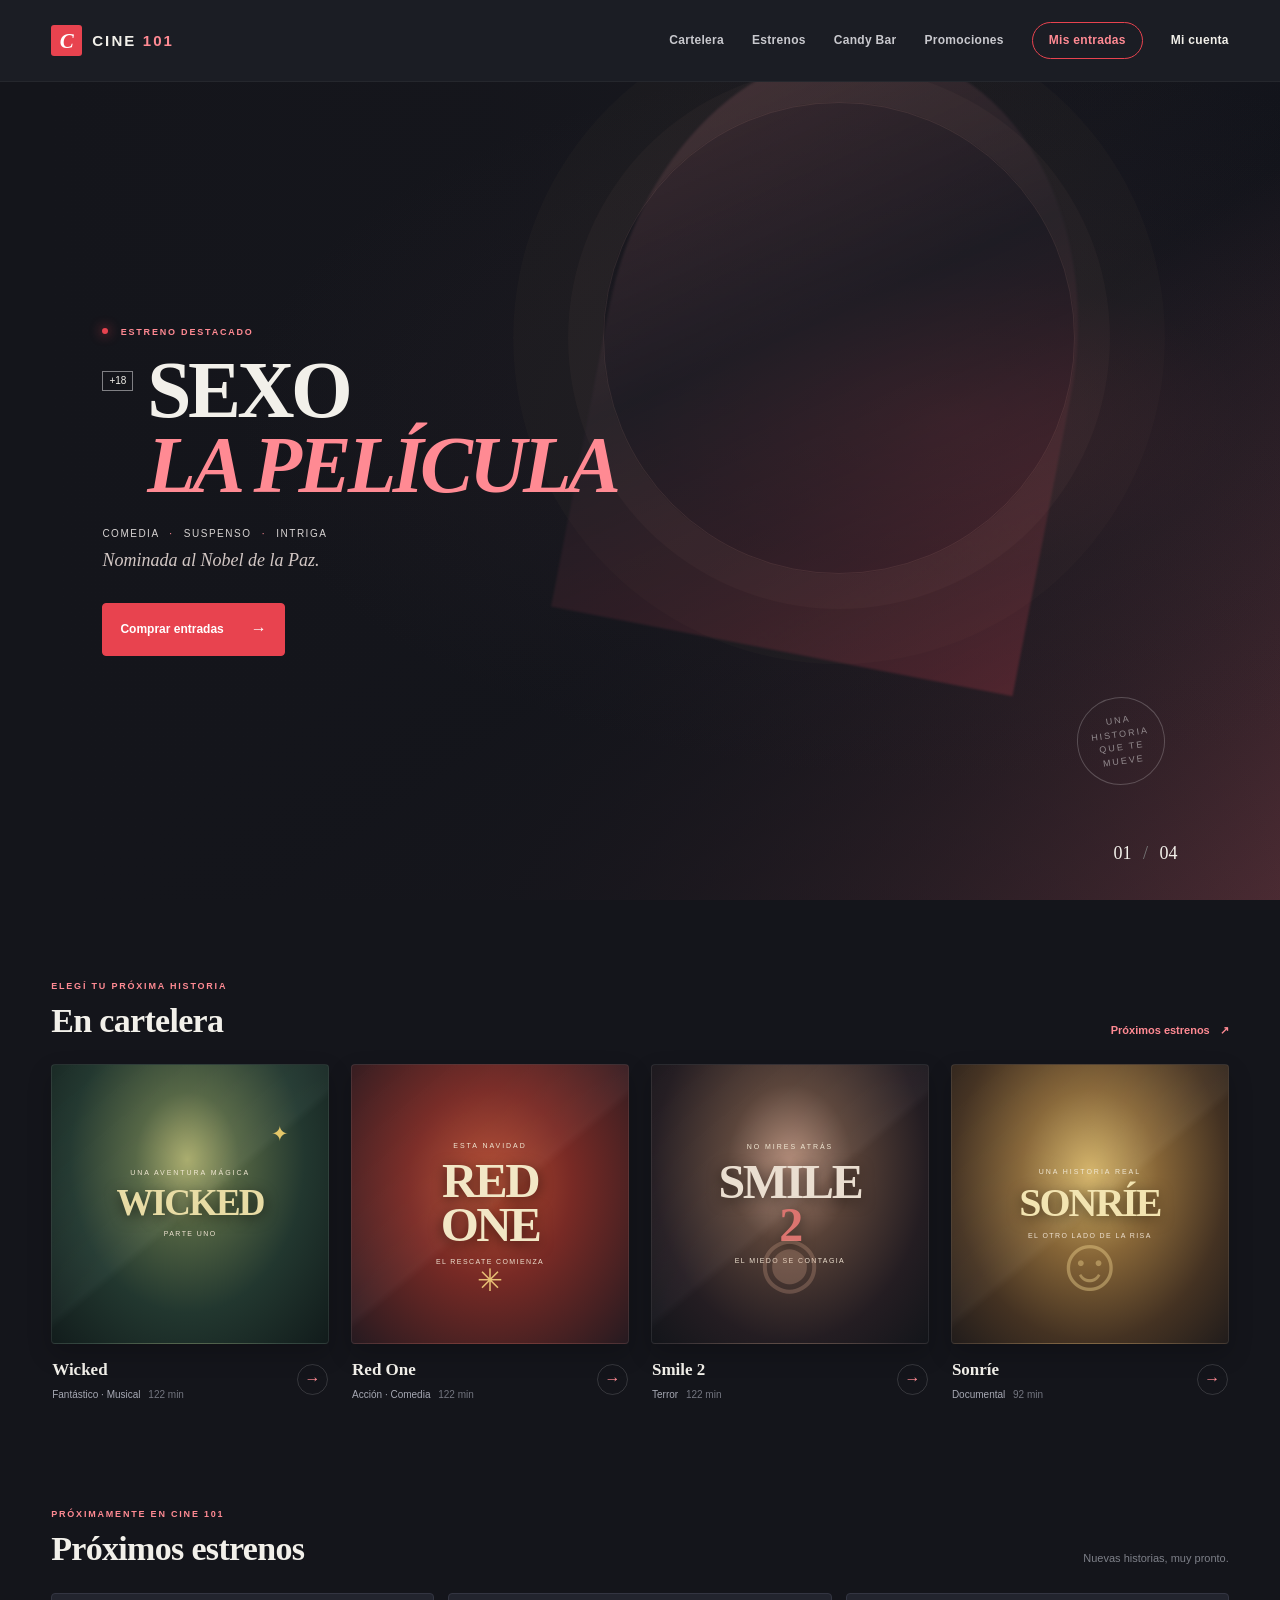
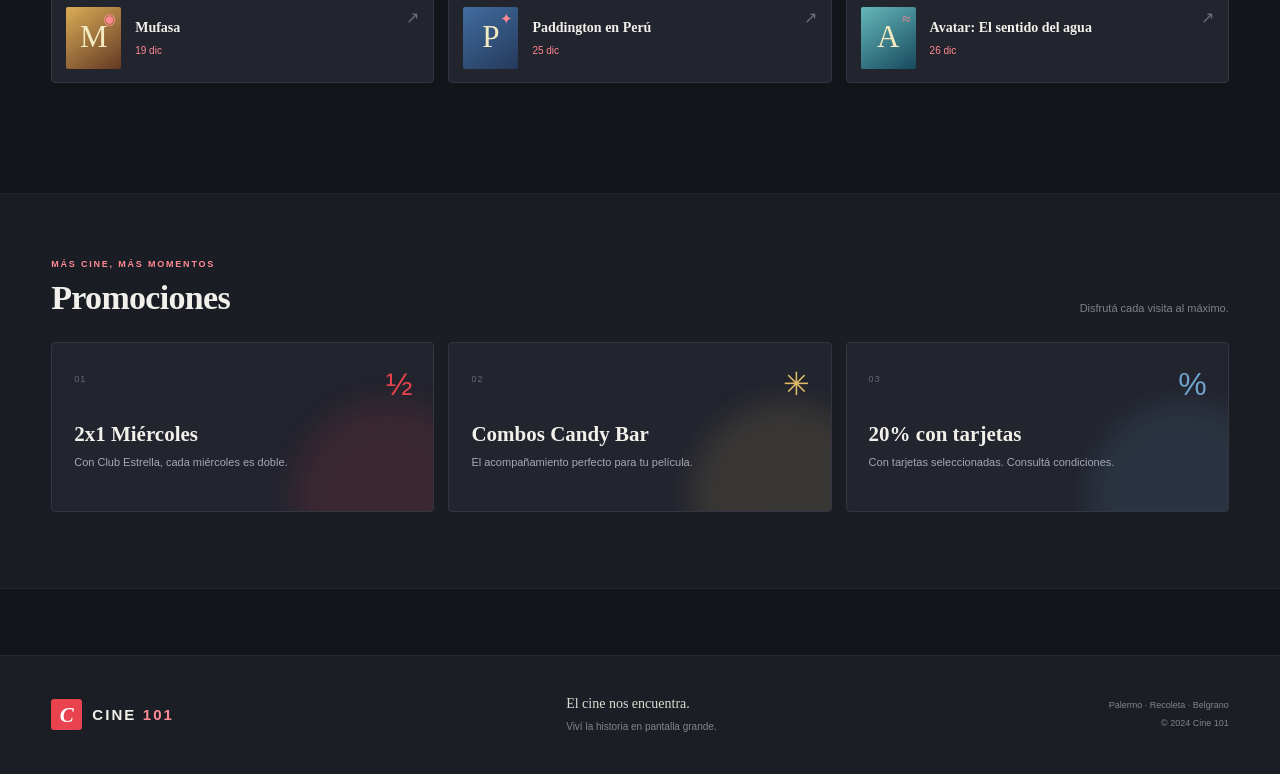
<file: index.html>
<!doctype html>
<html lang="es">
  <head>
    <meta charset="utf-8" />
    <meta name="viewport" content="width=device-width, initial-scale=1" />
    <title>Cine 101 — Viví la historia</title>
    <link rel="stylesheet" href="css/style.css" />
    <script src="js/reglas.js" defer></script>
    <script src="js/script.js" defer></script>
  </head>
  <body data-page="home">
    <header class="site-header">
      <a class="brand" href="index.html">
        <span class="brand-mark">C</span>
        <span>CINE <b>101</b></span>
      </a>

      <nav class="main-nav">
        <a href="index.html#cartelera">Cartelera</a>
        <a href="index.html#estrenos">Estrenos</a>
        <a href="html/candybar.html">Candy Bar</a>
        <a href="index.html#promociones">Promociones</a>

        <a class="nav-tickets" href="html/mis-entradas.html">Mis entradas</a>

        <div class="account-slot"></div>
      </nav>
    </header>

    <main>
      <section class="hero">
        <div class="hero-backdrop"></div>
        <div class="hero-content">
          <div class="eyebrow"><span class="live-dot"></span> ESTRENO DESTACADO</div>
          <div class="hero-title-row">
            <span class="rating">+18</span>
            <h1>
              SEXO<br />
              <em>LA PELÍCULA</em>
            </h1>
          </div>
          <p class="hero-meta">COMEDIA <i>·</i> SUSPENSO <i>·</i> INTRIGA</p>
          <p class="hero-tagline">Nominada al Nobel de la Paz.</p>
          <button class="button" data-buy="sexo">
            Comprar entradas <span>→</span>
          </button>
        </div>
        <div class="hero-index">01 <span>/</span> 04</div>
        <div class="hero-stamp">UNA HISTORIA<br />QUE TE MUEVE</div>
      </section>

      <section class="section page-width" id="cartelera">
        <div class="section-heading">
          <div>
            <p class="eyebrow">ELEGÍ TU PRÓXIMA HISTORIA</p>
            <h2>En cartelera</h2>
          </div>
          <a class="text-link" href="#estrenos">Próximos estrenos <span>↗</span></a>
        </div>

        <div class="movie-grid">
          <article class="movie-card">
            <div class="poster poster-wicked">
              <span class="poster-kicker">UNA AVENTURA MÁGICA</span>
              <strong>WICKED</strong>
              <small>PARTE UNO</small>
              <span class="poster-orb">✦</span>
            </div>
            <div class="movie-info">
              <div>
                <h3>Wicked</h3>
                <p>Fantástico · Musical <span>122 min</span></p>
              </div>
              <button class="icon-buy" data-buy="wicked" aria-label="Comprar entradas para Wicked">→</button>
            </div>
          </article>

          <article class="movie-card">
            <div class="poster poster-redone">
              <span class="poster-kicker">ESTA NAVIDAD</span>
              <strong>RED<br />ONE</strong>
              <small>EL RESCATE COMIENZA</small>
              <span class="poster-spark">✳</span>
            </div>
            <div class="movie-info">
              <div>
                <h3>Red One</h3>
                <p>Acción · Comedia <span>122 min</span></p>
              </div>
              <button class="icon-buy" data-buy="redone" aria-label="Comprar entradas para Red One">→</button>
            </div>
          </article>

          <article class="movie-card">
            <div class="poster poster-smile">
              <span class="poster-kicker">NO MIRES ATRÁS</span>
              <strong>SMILE<br /><i>2</i></strong>
              <small>EL MIEDO SE CONTAGIA</small>
              <span class="poster-eye">◉</span>
            </div>
            <div class="movie-info">
              <div>
                <h3>Smile 2</h3>
                <p>Terror <span>122 min</span></p>
              </div>
              <button class="icon-buy" data-buy="smile2" aria-label="Comprar entradas para Smile 2">→</button>
            </div>
          </article>

          <article class="movie-card">
            <div class="poster poster-sonrie">
              <span class="poster-kicker">UNA HISTORIA REAL</span>
              <strong>SONRÍE</strong>
              <small>EL OTRO LADO DE LA RISA</small>
              <span class="poster-face">☺</span>
            </div>
            <div class="movie-info">
              <div>
                <h3>Sonríe</h3>
                <p>Documental <span>92 min</span></p>
              </div>
              <button class="icon-buy" data-buy="sonrie" aria-label="Comprar entradas para Sonríe">→</button>
            </div>
          </article>
        </div>
      </section>

      <section class="section page-width" id="estrenos">
        <div class="section-heading">
          <div>
            <p class="eyebrow">PRÓXIMAMENTE EN CINE 101</p>
            <h2>Próximos estrenos</h2>
          </div>
          <span class="section-note">Nuevas historias, muy pronto.</span>
        </div>

        <div class="mini-grid">
          <article class="mini-card">
            <div class="mini-art art-mufasa">M<span>◉</span></div>
            <div>
              <h3>Mufasa</h3>
              <p>19 dic</p>
            </div>
            <span class="mini-arrow">↗</span>
          </article>

          <article class="mini-card">
            <div class="mini-art art-paddington">P<span>✦</span></div>
            <div>
              <h3>Paddington en Perú</h3>
              <p>25 dic</p>
            </div>
            <span class="mini-arrow">↗</span>
          </article>

          <article class="mini-card">
            <div class="mini-art art-avatar">A<span>≈</span></div>
            <div>
              <h3>Avatar: El sentido del agua</h3>
              <p>26 dic</p>
            </div>
            <span class="mini-arrow">↗</span>
          </article>
        </div>
      </section>

      <section class="promo-band" id="promociones">
        <div class="page-width">
          <div class="section-heading">
            <div>
              <p class="eyebrow">MÁS CINE, MÁS MOMENTOS</p>
              <h2>Promociones</h2>
            </div>
            <span class="section-note">Disfrutá cada visita al máximo.</span>
          </div>

          <div class="promo-grid">
            <article class="promo-card promo-red">
              <span class="promo-number">01</span>
              <span class="promo-icon">½</span>
              <h3>2x1 Miércoles</h3>
              <p>Con Club Estrella, cada miércoles es doble.</p>
            </article>

            <article class="promo-card promo-gold">
              <span class="promo-number">02</span>
              <span class="promo-icon">✳</span>
              <h3>Combos Candy Bar</h3>
              <p>El acompañamiento perfecto para tu película.</p>
            </article>

            <article class="promo-card promo-blue">
              <span class="promo-number">03</span>
              <span class="promo-icon">%</span>
              <h3>20% con tarjetas</h3>
              <p>Con tarjetas seleccionadas. Consultá condiciones.</p>
            </article>
          </div>
        </div>
      </section>
    </main>

    <footer class="site-footer">
      <div class="page-width footer-inner">
        <a class="brand" href="index.html">
          <span class="brand-mark">C</span>
          <span>CINE <b>101</b></span>
        </a>
        <p>
          El cine nos encuentra.<br />
          <span>Viví la historia en pantalla grande.</span>
        </p>
        <div class="footer-meta">
          <span>Palermo · Recoleta · Belgrano</span>
          <span>© 2024 Cine 101</span>
        </div>
      </div>
    </footer>
  </body>
</html>
</file>
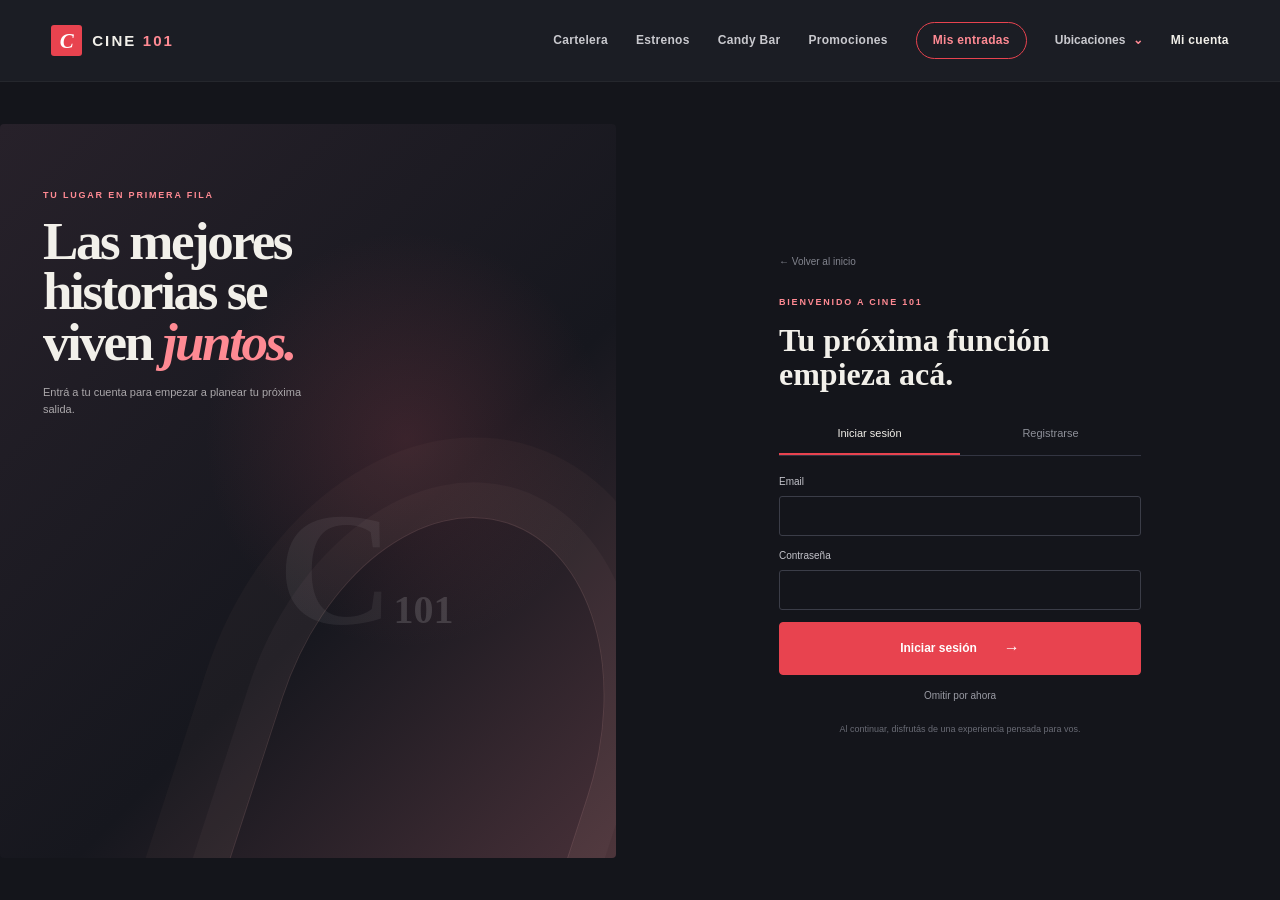
<file: html/asientos.html>
<!doctype html>
<html lang="es">
  <head>
    <meta charset="utf-8" />
    <meta name="viewport" content="width=device-width, initial-scale=1" />
    <title>Formato y asientos — Cine 101</title>
    <link rel="stylesheet" href="../css/style.css" />
    <link rel="stylesheet" href="../css/asientos.css" />
    <script src="../js/reglas.js" defer></script>
    <script src="../js/script.js" defer></script>
  </head>
  <body data-page="asientos">
    <header class="site-header">
      <a class="brand" href="../index.html">
        <span class="brand-mark">C</span>
        <span>CINE <b>101</b></span>
      </a>

      <nav class="main-nav">
        <a href="../index.html#cartelera">Cartelera</a>
        <a href="../index.html#estrenos">Estrenos</a>
        <a href="candybar.html">Candy Bar</a>
        <a href="../index.html#promociones">Promociones</a>

        <a class="nav-tickets" href="mis-entradas.html">Mis entradas</a>

        <div class="location-wrap">
          <button class="nav-location" type="button" aria-expanded="false">
            Ubicaciones <span class="chevron">⌄</span>
          </button>
          <div class="location-panel">
            <input type="search" placeholder="Buscar cine…" aria-label="Buscar cine" />
            <div class="location-results"></div>
          </div>
        </div>

        <div class="account-slot"></div>
      </nav>
    </header>

    <main class="page-width inner-page">
      <div class="page-hero compact">
        <a class="back-link" href="seleccion.html">← Cine, día y horario</a>
        <p class="eyebrow">ELEGÍ TU EXPERIENCIA</p>
        <h1>Formato y <em>asientos.</em></h1>
        <div id="movie-context" class="context-pill"></div>
      </div>

      <div class="steps">
        <section class="step-block" id="step-format">
          <div class="step-title">
            <span class="step-number">01</span>
            <div>
              <p class="eyebrow">TARIFA POR ENTRADA</p>
              <h2>Elegí el formato</h2>
            </div>
          </div>
          <div class="format-grid" id="format-list"></div>
        </section>

        <section class="step-block" id="step-checks">
          <div class="step-title">
            <span class="step-number">02</span>
            <div>
              <p class="eyebrow">ANTES DE SEGUIR</p>
              <h2>Verificaciones</h2>
            </div>
          </div>
          <div class="notice" id="age-box">
            <p id="age-msg"></p>
            <label id="age-input-wrap" class="hidden">
              Fecha de nacimiento del asistente
              <input type="date" id="age-input" />
            </label>
          </div>
          <div class="notice hidden" id="aviso-4d">
            <p><b>Aviso sala 4D:</b> la sala tiene movimiento, viento, agua y efectos de luz. Edad mínima: 7 años. No recomendado para embarazadas ni para personas con epilepsia, problemas cardíacos, de columna o mareos severos.</p>
            <label class="check"><input type="checkbox" id="acepto-4d" /> Leí el aviso y cumplo con las condiciones médicas y de edad.</label>
          </div>
        </section>

        <section class="step-block locked" id="step-seats">
          <div class="step-title">
            <span class="step-number">03</span>
            <div>
              <p class="eyebrow">ENCONTRÁ TU LUGAR</p>
              <h2>Elegí tus asientos</h2>
            </div>
          </div>
          <div class="seat-layout">
            <div class="screen-label"><span></span>PANTALLA<span></span></div>
            <div class="seat-map" id="seat-map"></div>
            <div class="seat-legend">
              <span><i class="seat available"></i> Disponible</span>
              <span><i class="seat selected"></i> Tu selección</span>
              <span><i class="seat occupied"></i> Ocupado</span>
            </div>
          </div>
          <p class="feedback" id="seat-note" aria-live="polite"></p>
          <div class="seat-bottom">
            <p class="seat-counter" id="seat-counter">0 asientos seleccionados — $0</p>
            <button class="button" id="continue-seats" disabled>Continuar <span>→</span></button>
          </div>
        </section>
      </div>
    </main>

    <footer class="site-footer">
      <div class="page-width footer-inner">
        <a class="brand" href="../index.html">
          <span class="brand-mark">C</span>
          <span>CINE <b>101</b></span>
        </a>
        <p>
          El cine nos encuentra.<br />
          <span>Viví la historia en pantalla grande.</span>
        </p>
        <div class="footer-meta">
          <span>Palermo · Recoleta · Belgrano</span>
          <span>© 2024 Cine 101</span>
        </div>
      </div>
    </footer>
  </body>
</html>
</file>
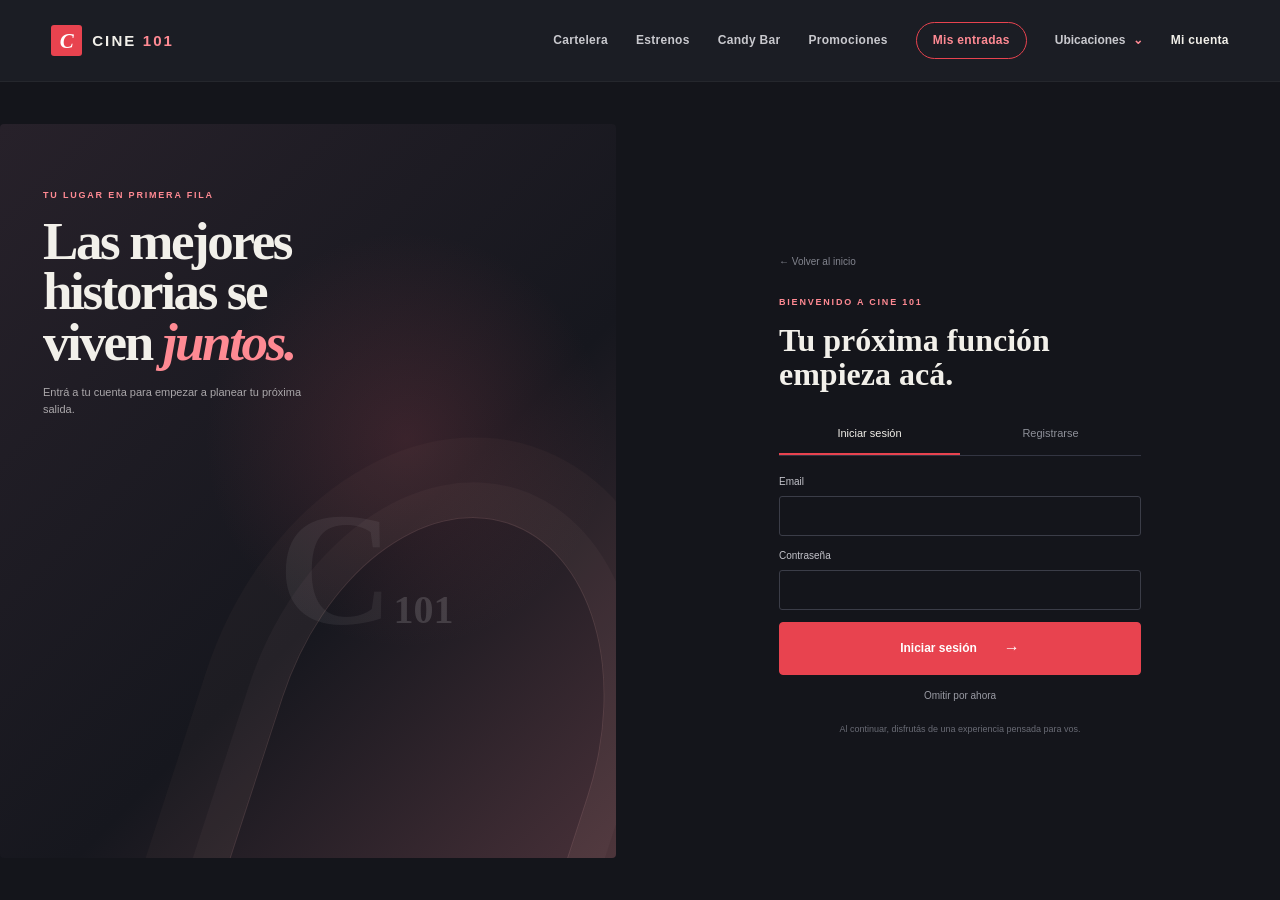
<file: html/candybar.html>
<!doctype html>
<html lang="es">
  <head>
    <meta charset="utf-8" />
    <meta name="viewport" content="width=device-width, initial-scale=1" />
    <title>Armá tu combo — Cine 101</title>
    <link rel="stylesheet" href="../css/style.css" />
    <script src="../js/reglas.js" defer></script>
    <script src="../js/script.js" defer></script>
  </head>
  <body data-page="candybar">
    <header class="site-header">
      <a class="brand" href="../index.html">
        <span class="brand-mark">C</span>
        <span>CINE <b>101</b></span>
      </a>

      <nav class="main-nav">
        <a href="../index.html#cartelera">Cartelera</a>
        <a href="../index.html#estrenos">Estrenos</a>
        <a href="candybar.html">Candy Bar</a>
        <a href="../index.html#promociones">Promociones</a>

        <a class="nav-tickets" href="mis-entradas.html">Mis entradas</a>

        <div class="location-wrap">
          <button class="nav-location" type="button" aria-expanded="false">
            Ubicaciones <span class="chevron">⌄</span>
          </button>
          <div class="location-panel">
            <input type="search" placeholder="Buscar cine…" aria-label="Buscar cine" />
            <div class="location-results"></div>
          </div>
        </div>

        <div class="account-slot"></div>
      </nav>
    </header>

    <main class="page-width inner-page">
      <div class="page-hero">
        <a class="back-link" href="../index.html">← Inicio</a>
        <p class="eyebrow">UN CLÁSICO DE CADA FUNCIÓN</p>
        <h1>Armá tu <em>combo.</em></h1>
        <p>Elegí tus favoritos y prepará algo rico para disfrutar en la sala.</p>
      </div>

      <section class="saved-combos" id="prearmados-section">
        <div class="section-heading">
          <div>
            <p class="eyebrow">LISTOS PARA SUMAR</p>
            <h2>Combos prearmados</h2>
          </div>
          <span class="section-note">10% OFF en todos</span>
        </div>
        <div id="prearmados" class="saved-combo-grid"></div>
      </section>

      <div class="builder-layout">
        <section class="product-list" id="product-list"></section>

        <aside class="total-card">
          <span class="eyebrow">TU SELECCIÓN</span>
          <div class="total-count">
            <strong id="item-count">0</strong>
            <span>productos</span>
          </div>
          <div id="combo-preview" class="combo-preview">Sumá algo rico para empezar.</div>
          <div class="total-line">
            <span>Total</span>
            <strong id="combo-total">$0</strong>
          </div>
          <button class="button full-button" id="create-combo">
            Crear combo <span>→</span>
          </button>
          <p id="combo-feedback" class="feedback" aria-live="polite"></p>
          <p id="combo-count" class="section-note"></p>
          <a id="return-summary" class="text-link hidden" href="resumen.html">
            Volver al resumen <span>→</span>
          </a>
        </aside>
      </div>

      <section id="saved-combos-section" class="saved-combos hidden">
        <div class="section-heading">
          <div>
            <p class="eyebrow">TUS CREACIONES</p>
            <h2>Combos guardados</h2>
          </div>
        </div>
        <div id="saved-combos" class="saved-combo-grid"></div>
      </section>
    </main>

    <footer class="site-footer">
      <div class="page-width footer-inner">
        <a class="brand" href="../index.html">
          <span class="brand-mark">C</span>
          <span>CINE <b>101</b></span>
        </a>
        <p>
          El cine nos encuentra.<br />
          <span>Viví la historia en pantalla grande.</span>
        </p>
        <div class="footer-meta">
          <span>Palermo · Recoleta · Belgrano</span>
          <span>© 2024 Cine 101</span>
        </div>
      </div>
    </footer>
  </body>
</html>
</file>
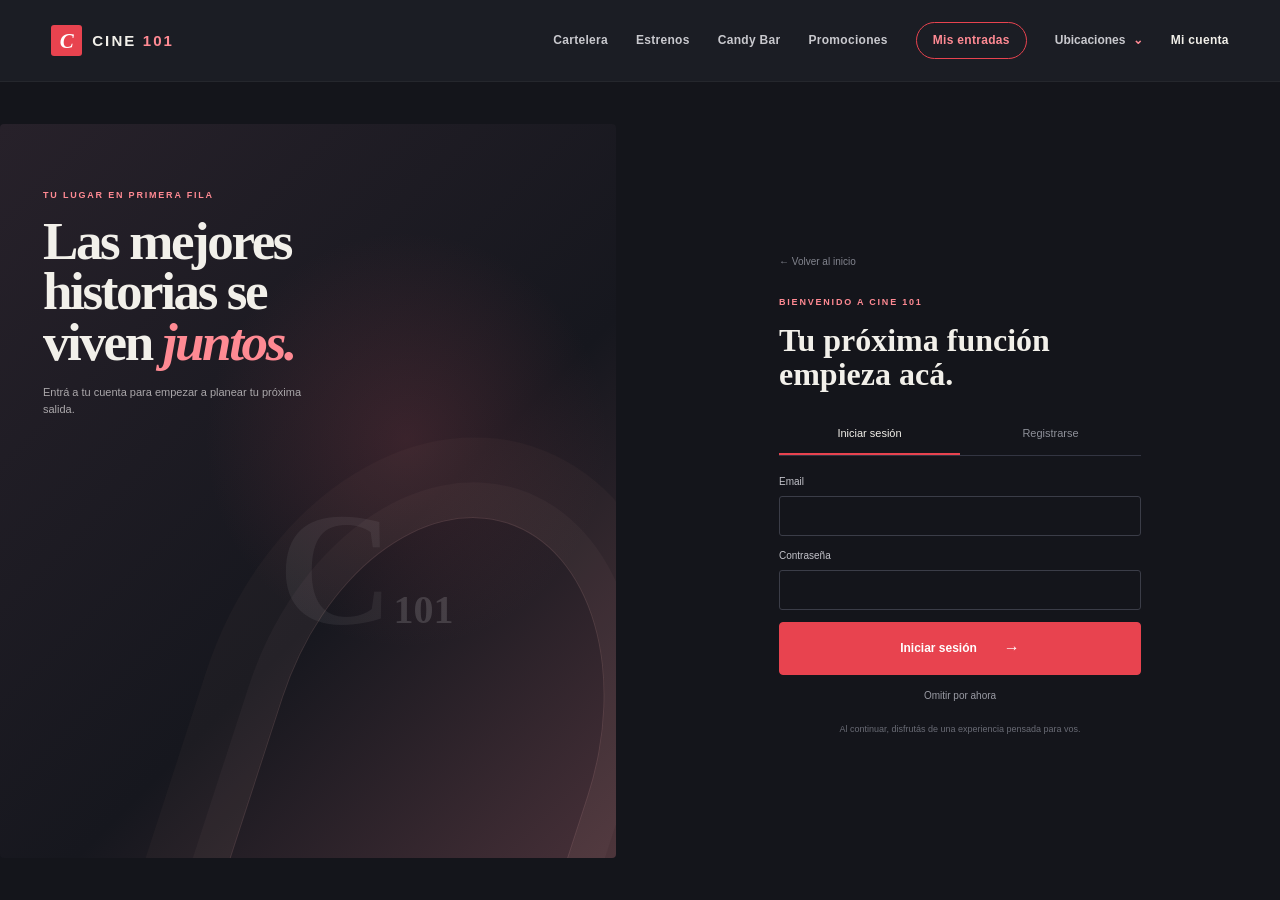
<file: html/login.html>
<!doctype html>
<html lang="es">
  <head>
    <meta charset="utf-8" />
    <meta name="viewport" content="width=device-width, initial-scale=1" />
    <title>Mi cuenta — Cine 101</title>
    <link rel="stylesheet" href="../css/style.css" />
    <script src="../js/reglas.js" defer></script>
    <script src="../js/script.js" defer></script>
  </head>
  <body data-page="login">
    <header class="site-header">
      <a class="brand" href="../index.html">
        <span class="brand-mark">C</span>
        <span>CINE <b>101</b></span>
      </a>

      <nav class="main-nav">
        <a href="../index.html#cartelera">Cartelera</a>
        <a href="../index.html#estrenos">Estrenos</a>
        <a href="candybar.html">Candy Bar</a>
        <a href="../index.html#promociones">Promociones</a>

        <a class="nav-tickets" href="mis-entradas.html">Mis entradas</a>

        <div class="location-wrap">
          <button class="nav-location" type="button" aria-expanded="false">
            Ubicaciones <span class="chevron">⌄</span>
          </button>
          <div class="location-panel">
            <input type="search" placeholder="Buscar cine…" aria-label="Buscar cine" />
            <div class="location-results"></div>
          </div>
        </div>

        <div class="account-slot"></div>
      </nav>
    </header>

    <main class="auth-shell">
      <aside class="auth-art">
        <div class="auth-art-copy">
          <p class="eyebrow">TU LUGAR EN PRIMERA FILA</p>
          <h1>
            Las mejores<br />
            historias se<br />
            viven <em>juntos.</em>
          </h1>
          <p>Entrá a tu cuenta para empezar a planear tu próxima salida.</p>
          <div class="auth-art-mark">C<span>101</span></div>
        </div>
      </aside>

      <section class="auth-card">
        <a class="back-link" href="../index.html">← Volver al inicio</a>
        <p class="eyebrow">BIENVENIDO A CINE 101</p>
        <h2>Tu próxima función<br />empieza acá.</h2>

        <div class="tabs">
          <button class="tab active" data-tab="signin">Iniciar sesión</button>
          <button class="tab" data-tab="register">Registrarse</button>
        </div>

        <form id="signin-form" class="auth-form">
                    <label>
            Email
            <input name="email" type="text" inputmode="email" autocomplete="email" required />
          </label>

          <label>
            Contraseña
            <input name="password" type="password" autocomplete="current-password" required />
          </label>

          <button class="button full-button">Iniciar sesión <span>→</span></button>
          <button type="button" class="skip-button" data-skip>Omitir por ahora</button>
        </form>

        <form id="register-form" class="auth-form hidden">
          <div class="field-row">
            <label>
              Nombre
              <input name="nombre" autocomplete="given-name" required />
            </label>
            <label>
              Apellido
              <input name="apellido" autocomplete="family-name" required />
            </label>
          </div>

          <label>
            Email
            <input name="email" type="text" inputmode="email" autocomplete="email" required />
          </label>

          <label>
            Fecha de nacimiento
            <input name="nacimiento" type="date" autocomplete="bday" required />
          </label>

          <label>
            Contraseña
            <input name="password" type="password" autocomplete="new-password" required />
          </label>

          <label>
            Confirmar contraseña
            <input name="confirm" type="password" autocomplete="new-password" required />
          </label>

          <button class="button full-button">Crear cuenta <span>→</span></button>
          <button type="button" class="skip-button" data-skip>Omitir por ahora</button>
        </form>

        <p class="auth-fineprint">Al continuar, disfrutás de una experiencia pensada para vos.</p>
      </section>
    </main>
  </body>
</html>
</file>
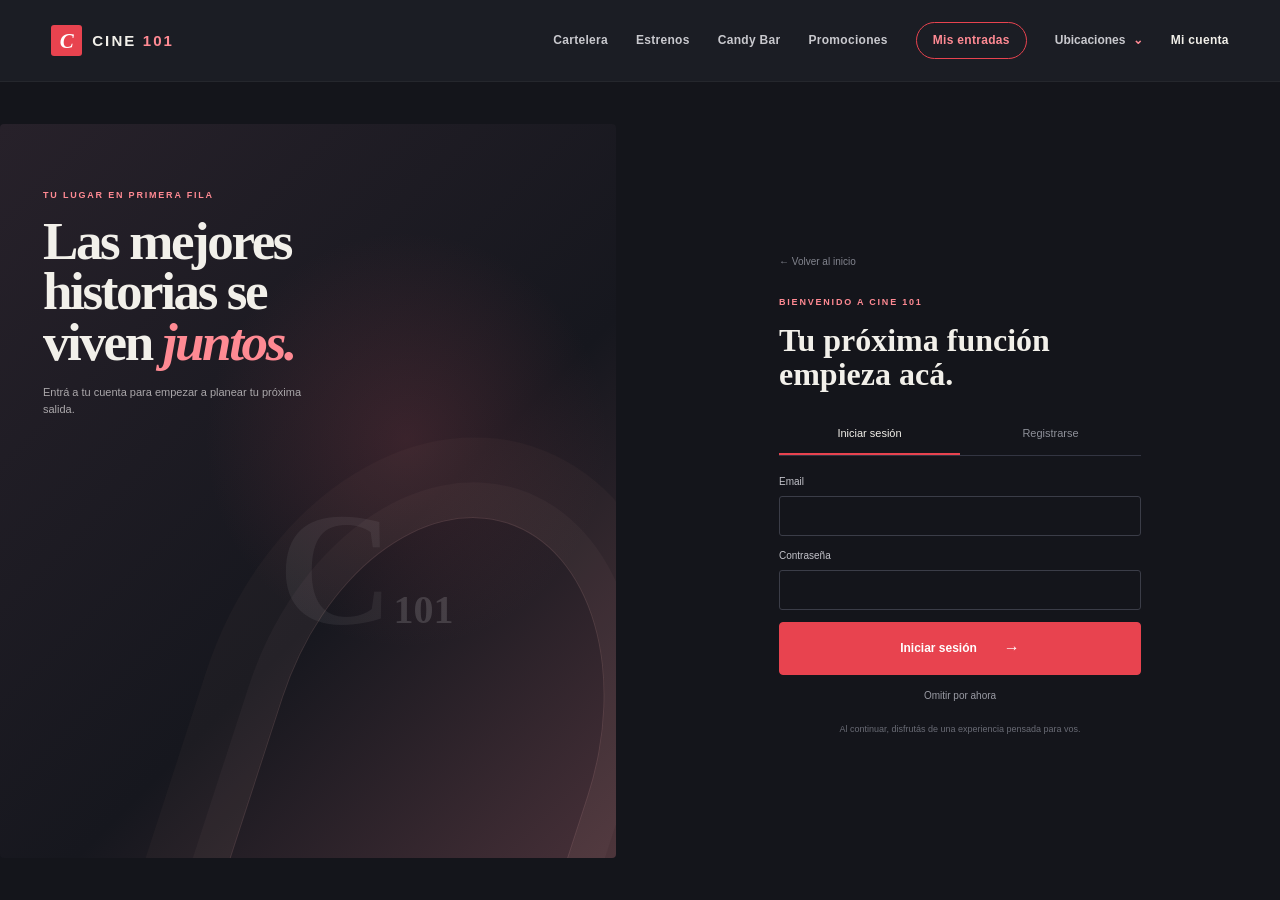
<file: html/mis-entradas.html>
<!doctype html>
<html lang="es">
  <head>
    <meta charset="utf-8" />
    <meta name="viewport" content="width=device-width, initial-scale=1" />
    <title>Mis entradas — Cine 101</title>
    <link rel="stylesheet" href="../css/style.css" />
    <link rel="stylesheet" href="../css/mis-entradas.css" />
    <script src="../js/reglas.js" defer></script>
    <script src="../js/script.js" defer></script>
  </head>
  <body data-page="mis-entradas">
    <header class="site-header">
      <a class="brand" href="../index.html">
        <span class="brand-mark">C</span>
        <span>CINE <b>101</b></span>
      </a>

      <nav class="main-nav">
        <a href="../index.html#cartelera">Cartelera</a>
        <a href="../index.html#estrenos">Estrenos</a>
        <a href="candybar.html">Candy Bar</a>
        <a href="../index.html#promociones">Promociones</a>

        <a class="nav-tickets" href="mis-entradas.html">Mis entradas</a>

        <div class="location-wrap">
          <button class="nav-location" type="button" aria-expanded="false">
            Ubicaciones <span class="chevron">⌄</span>
          </button>
          <div class="location-panel">
            <input type="search" placeholder="Buscar cine…" aria-label="Buscar cine" />
            <div class="location-results"></div>
          </div>
        </div>

        <div class="account-slot"></div>
      </nav>
    </header>

    <main class="page-width inner-page">
      <div class="page-hero compact">
        <a class="back-link" href="../index.html">← Inicio</a>
        <p class="eyebrow">TU CUENTA</p>
        <h1>Mis <em>entradas.</em></h1>
        <p id="points-summary"></p>
      </div>
      <p class="feedback" id="me-feedback" aria-live="polite"></p>
      <div id="purchase-list" class="purchase-list"></div>
    </main>
  </body>
</html>
</file>
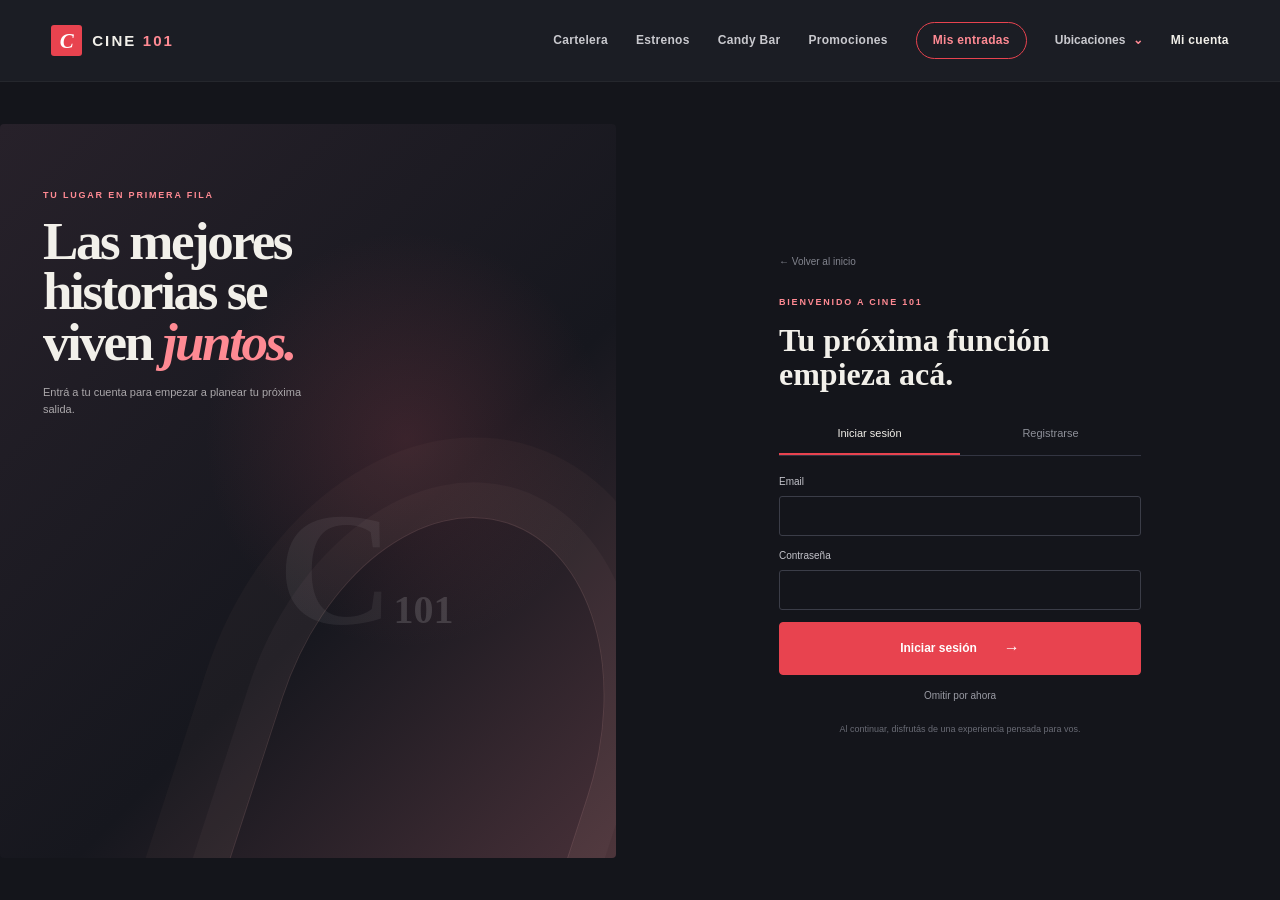
<file: html/pago.html>
<!doctype html>
<html lang="es">
  <head>
    <meta charset="utf-8" />
    <meta name="viewport" content="width=device-width, initial-scale=1" />
    <title>Pago — Cine 101</title>
    <link rel="stylesheet" href="../css/style.css" />
    <script src="../js/reglas.js" defer></script>
    <script src="../js/script.js" defer></script>
  </head>
  <body data-page="pago">
    <header class="site-header">
      <a class="brand" href="../index.html">
        <span class="brand-mark">C</span>
        <span>CINE <b>101</b></span>
      </a>

      <nav class="main-nav">
        <a href="../index.html#cartelera">Cartelera</a>
        <a href="../index.html#estrenos">Estrenos</a>
        <a href="candybar.html">Candy Bar</a>
        <a href="../index.html#promociones">Promociones</a>

        <a class="nav-tickets" href="mis-entradas.html">Mis entradas</a>

        <div class="location-wrap">
          <button class="nav-location" type="button" aria-expanded="false">
            Ubicaciones <span class="chevron">⌄</span>
          </button>
          <div class="location-panel">
            <input type="search" placeholder="Buscar cine…" aria-label="Buscar cine" />
            <div class="location-results"></div>
          </div>
        </div>

        <div class="account-slot"></div>
      </nav>
    </header>

    <main class="page-width inner-page">
      <div class="page-hero compact">
        <a class="back-link" href="resumen.html">← Volver al resumen</a>
        <p class="eyebrow">ÚLTIMO PASO</p>
        <h1>Completá tu <em>pago.</em></h1>
      </div>

      <div class="payment-layout">
        <section class="payment-card">
          <div class="payment-head">
            <div>
              <p class="eyebrow">PAGO CON TARJETA</p>
              <h2>Datos de tu tarjeta</h2>
            </div>
            <div class="card-symbol">▰</div>
          </div>

          <form id="payment-form" class="payment-form">
            <label>
              Nombre del titular
              <input name="holder" autocomplete="cc-name" required />
            </label>
            <label>
              Número de tarjeta
              <input name="card" inputmode="numeric" autocomplete="cc-number" maxlength="16" placeholder="0000 0000 0000 0000" required />
            </label>
            <div class="field-row">
              <label>
                Vencimiento
                <input name="expiry" inputmode="numeric" autocomplete="cc-exp" maxlength="5" placeholder="MM/YY" required />
              </label>
              <label>
                CVV
                <input name="cvv" inputmode="numeric" autocomplete="cc-csc" maxlength="3" placeholder="•••" required />
              </label>
            </div>
            <button class="button full-button" id="pay-submit">
              Pagar <span>→</span>
            </button>
            <p class="secure-note">✦ Tus datos se usan solo para esta demostración.</p>
          </form>
        </section>

        <aside class="checkout-card payment-total">
          <p class="eyebrow">TOTAL A PAGAR</p>
          <div class="payment-amount" id="payment-total">$0</div>
          <div class="payment-includes">
            <span>✓</span>
            <p>Tu función y tus asientos están reservados para esta compra.</p>
          </div>
          <div class="payment-ticket-art">
            <span>101</span>
            <small>CINE · ENTRADAS</small>
          </div>
        </aside>
      </div>
    </main>

    <footer class="site-footer">
      <div class="page-width footer-inner">
        <a class="brand" href="../index.html">
          <span class="brand-mark">C</span>
          <span>CINE <b>101</b></span>
        </a>
        <p>
          El cine nos encuentra.<br />
          <span>Viví la historia en pantalla grande.</span>
        </p>
        <div class="footer-meta">
          <span>Palermo · Recoleta · Belgrano</span>
          <span>© 2024 Cine 101</span>
        </div>
      </div>
    </footer>
  </body>
</html>
</file>
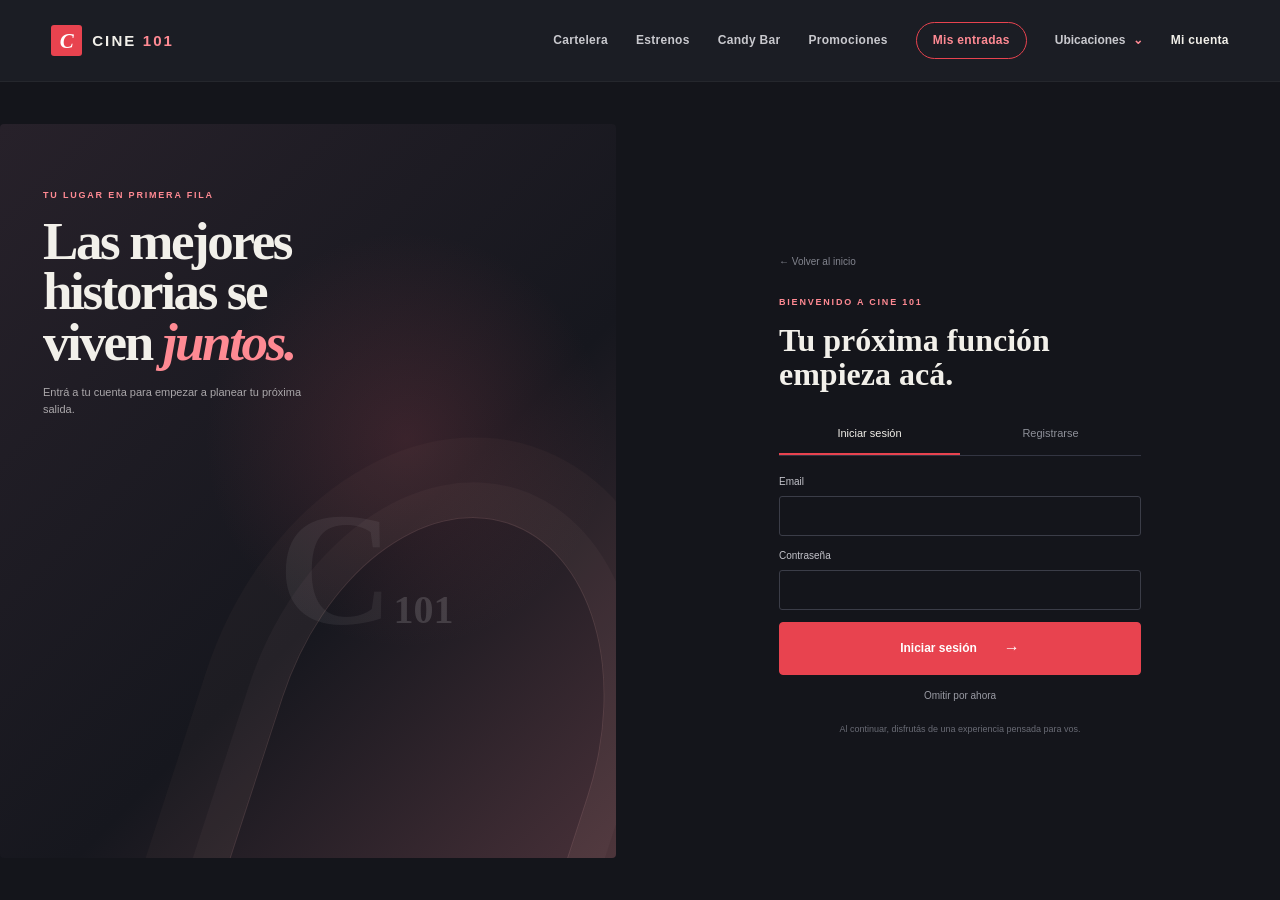
<file: html/resumen.html>
<!doctype html>
<html lang="es">
  <head>
    <meta charset="utf-8" />
    <meta name="viewport" content="width=device-width, initial-scale=1" />
    <title>Resumen de compra — Cine 101</title>
    <link rel="stylesheet" href="../css/style.css" />
    <script src="../js/reglas.js" defer></script>
    <script src="../js/script.js" defer></script>
  </head>
  <body data-page="resumen">
    <header class="site-header">
      <a class="brand" href="../index.html">
        <span class="brand-mark">C</span>
        <span>CINE <b>101</b></span>
      </a>

      <nav class="main-nav">
        <a href="../index.html#cartelera">Cartelera</a>
        <a href="../index.html#estrenos">Estrenos</a>
        <a href="candybar.html">Candy Bar</a>
        <a href="../index.html#promociones">Promociones</a>

        <a class="nav-tickets" href="mis-entradas.html">Mis entradas</a>

        <div class="location-wrap">
          <button class="nav-location" type="button" aria-expanded="false">
            Ubicaciones <span class="chevron">⌄</span>
          </button>
          <div class="location-panel">
            <input type="search" placeholder="Buscar cine…" aria-label="Buscar cine" />
            <div class="location-results"></div>
          </div>
        </div>

        <div class="account-slot"></div>
      </nav>
    </header>

    <main class="page-width inner-page">
      <div class="page-hero compact">
        <a class="back-link" href="seleccion.html">← Volver a los asientos</a>
        <p class="eyebrow">UN PASO MÁS Y ESTÁS ADENTRO</p>
        <h1>Revisá tu <em>función.</em></h1>
        <p>Confirmá los detalles y sumá algo rico para disfrutar.</p>
      </div>

      <div class="summary-layout">
        <div class="summary-main">
          <section id="birthday-banner" class="birthday-banner hidden"></section>
          <section class="summary-card">
            <div class="summary-card-head">
              <div>
                <p class="eyebrow">TU FUNCIÓN</p>
                <h2 id="summary-movie">—</h2>
              </div>
              <span class="summary-chip">ENTRADAS</span>
            </div>
            <div class="order-details" id="order-details"></div>
          </section>

          <section class="summary-card candy-summary">
            <div class="summary-card-head">
              <div>
                <p class="eyebrow">PARA DISFRUTAR EN LA SALA</p>
                <h2>Candy Bar</h2>
              </div>
              <span class="candy-spark">✳</span>
            </div>
            <p class="muted">Elegí uno o más combos. Los prearmados tienen 10% OFF. Los personalizados de más de $25.000 tienen 20% OFF.</p>
            <div id="combo-options" class="combo-options"></div>
            <p class="feedback" id="combo-limit" aria-live="polite"></p>
            <div class="summary-actions">
              <a class="button button-secondary" id="new-combo" href="candybar.html">＋ Crear nuevo combo</a>
              <button class="skip-combo" id="skip-candy">
                Continuar sin candy bar <span>→</span>
              </button>
            </div>
          </section>
        </div>

        <aside class="checkout-card">
          <p class="eyebrow">DETALLE DE COMPRA</p>
          <h2>Tu resumen</h2>
          <div class="checkout-lines">
            <div><span>Asientos</span><strong id="seat-subtotal">$0</strong></div>
            <div id="disc-sede-line" class="hidden"><span id="disc-sede-label">Desc. sede y día</span><strong id="disc-sede">-$0</strong></div>
            <div id="combo-total-line" class="hidden"><span>Combos</span><strong id="combos-subtotal">$0</strong></div>
            <div id="cumple-line" class="hidden"><span>Cumpleaños</span><strong id="cumple-disc">-$0</strong></div>
            <div id="puntos-line" class="hidden"><span>Puntos usados</span><strong id="puntos-disc">-$0</strong></div>
          </div>
          <div class="points-box">
            <label>Usar puntos <input type="number" id="points-input" min="0" value="0" /></label>
            <small id="points-balance"></small>
          </div>
          <div class="grand-total">
            <span>Total</span>
            <strong id="grand-total">$0</strong>
          </div>
          <button class="button full-button" id="pay-order">
            Pagar <span>→</span>
          </button>
          <p class="secure-note">✦ Compra segura · Pago protegido</p>
        </aside>
      </div>
    </main>

    <footer class="site-footer">
      <div class="page-width footer-inner">
        <a class="brand" href="../index.html">
          <span class="brand-mark">C</span>
          <span>CINE <b>101</b></span>
        </a>
        <p>
          El cine nos encuentra.<br />
          <span>Viví la historia en pantalla grande.</span>
        </p>
        <div class="footer-meta">
          <span>Palermo · Recoleta · Belgrano</span>
          <span>© 2024 Cine 101</span>
        </div>
      </div>
    </footer>
  </body>
</html>
</file>
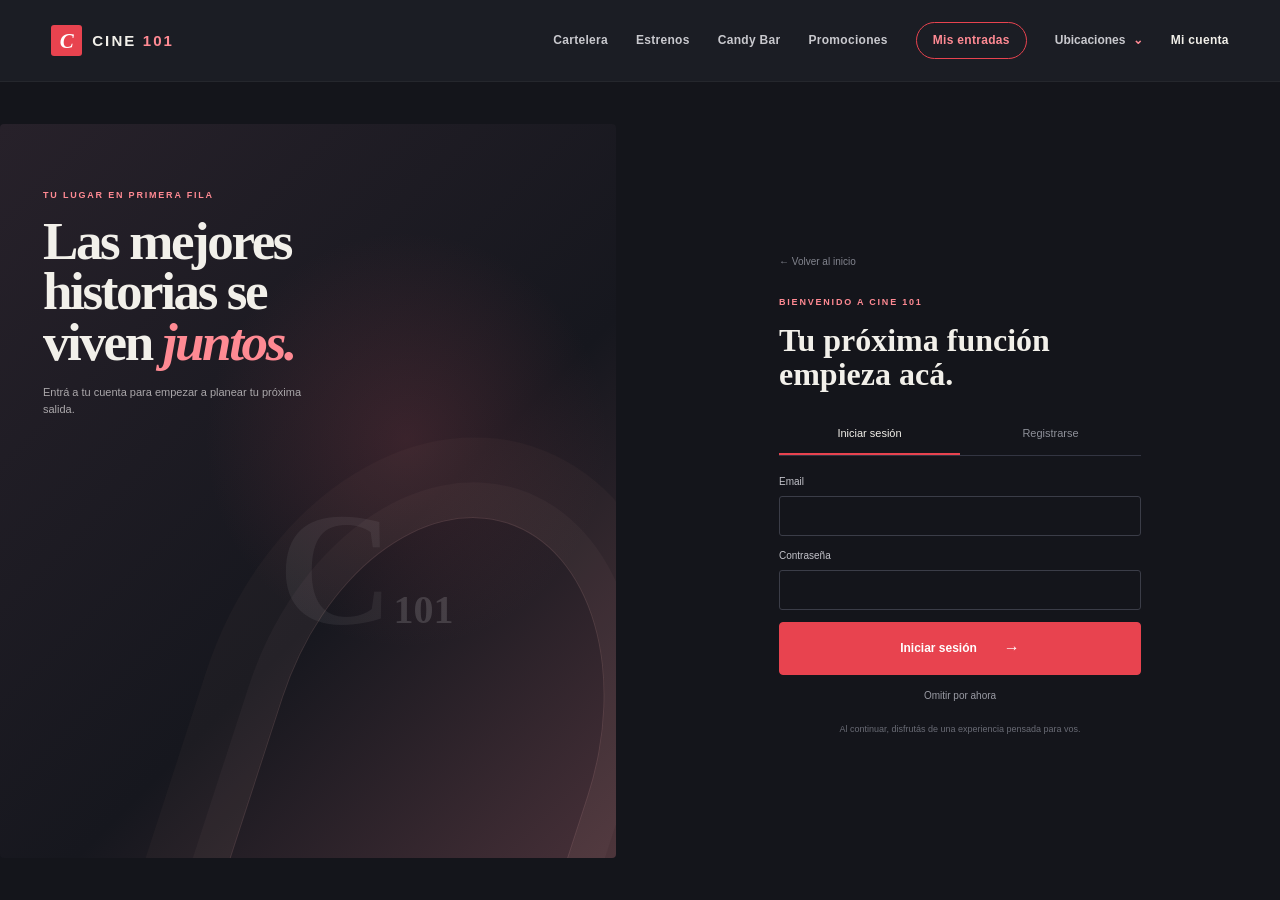
<file: html/seleccion.html>
<!doctype html>
<html lang="es">
  <head>
    <meta charset="utf-8" />
    <meta name="viewport" content="width=device-width, initial-scale=1" />
    <title>Elegí tu función — Cine 101</title>
    <link rel="stylesheet" href="../css/style.css" />
    <script src="../js/reglas.js" defer></script>
    <script src="../js/script.js" defer></script>
  </head>
  <body data-page="seleccion">
    <header class="site-header">
      <a class="brand" href="../index.html">
        <span class="brand-mark">C</span>
        <span>CINE <b>101</b></span>
      </a>

      <nav class="main-nav">
        <a href="../index.html#cartelera">Cartelera</a>
        <a href="../index.html#estrenos">Estrenos</a>
        <a href="candybar.html">Candy Bar</a>
        <a href="../index.html#promociones">Promociones</a>

        <a class="nav-tickets" href="mis-entradas.html">Mis entradas</a>

        <div class="location-wrap">
          <button class="nav-location" type="button" aria-expanded="false">
            Ubicaciones <span class="chevron">⌄</span>
          </button>
          <div class="location-panel">
            <input type="search" placeholder="Buscar cine…" aria-label="Buscar cine" />
            <div class="location-results"></div>
          </div>
        </div>

        <div class="account-slot"></div>
      </nav>
    </header>

    <main class="page-width inner-page">
      <div class="page-hero compact">
        <a class="back-link" href="../index.html#cartelera">← Cartelera</a>
        <p class="eyebrow">TU PRÓXIMA FUNCIÓN</p>
        <h1>
          Elegí cómo vivir<br />
          <em>la película.</em>
        </h1>
        <div id="movie-context" class="context-pill"></div>
      </div>

      <div class="steps">
        <section class="step-block" id="step-cinema">
          <div class="step-title">
            <span class="step-number">01</span>
            <div>
              <p class="eyebrow">PRIMERA DECISIÓN</p>
              <h2>Elegí el cine</h2>
            </div>
          </div>
          <div class="cinema-grid" id="cinema-list"></div>
        </section>

        <section class="step-block locked" id="step-day">
          <div class="step-title">
            <span class="step-number">02</span>
            <div>
              <p class="eyebrow">PRÓXIMOS 7 DÍAS</p>
              <h2>Elegí el día</h2>
            </div>
          </div>
          <div class="time-grid" id="day-list"></div>
        </section>

        <section class="step-block locked" id="step-time">
          <div class="step-title">
            <span class="step-number">03</span>
            <div>
              <p class="eyebrow">SELECCIONÁ TU FUNCIÓN</p>
              <h2>Elegí el horario</h2>
            </div>
          </div>
          <div class="time-grid" id="time-list"></div>
        </section>

        <div class="seat-bottom">
          <p class="seat-counter" id="sel-summary">Elegí cine, día y horario para continuar.</p>
          <button class="button" id="continue-sel" disabled>Elegir asientos <span>→</span></button>
        </div>
      </div>
    </main>

    <footer class="site-footer">
      <div class="page-width footer-inner">
        <a class="brand" href="../index.html">
          <span class="brand-mark">C</span>
          <span>CINE <b>101</b></span>
        </a>
        <p>
          El cine nos encuentra.<br />
          <span>Viví la historia en pantalla grande.</span>
        </p>
        <div class="footer-meta">
          <span>Palermo · Recoleta · Belgrano</span>
          <span>© 2024 Cine 101</span>
        </div>
      </div>
    </footer>
  </body>
</html>
</file>
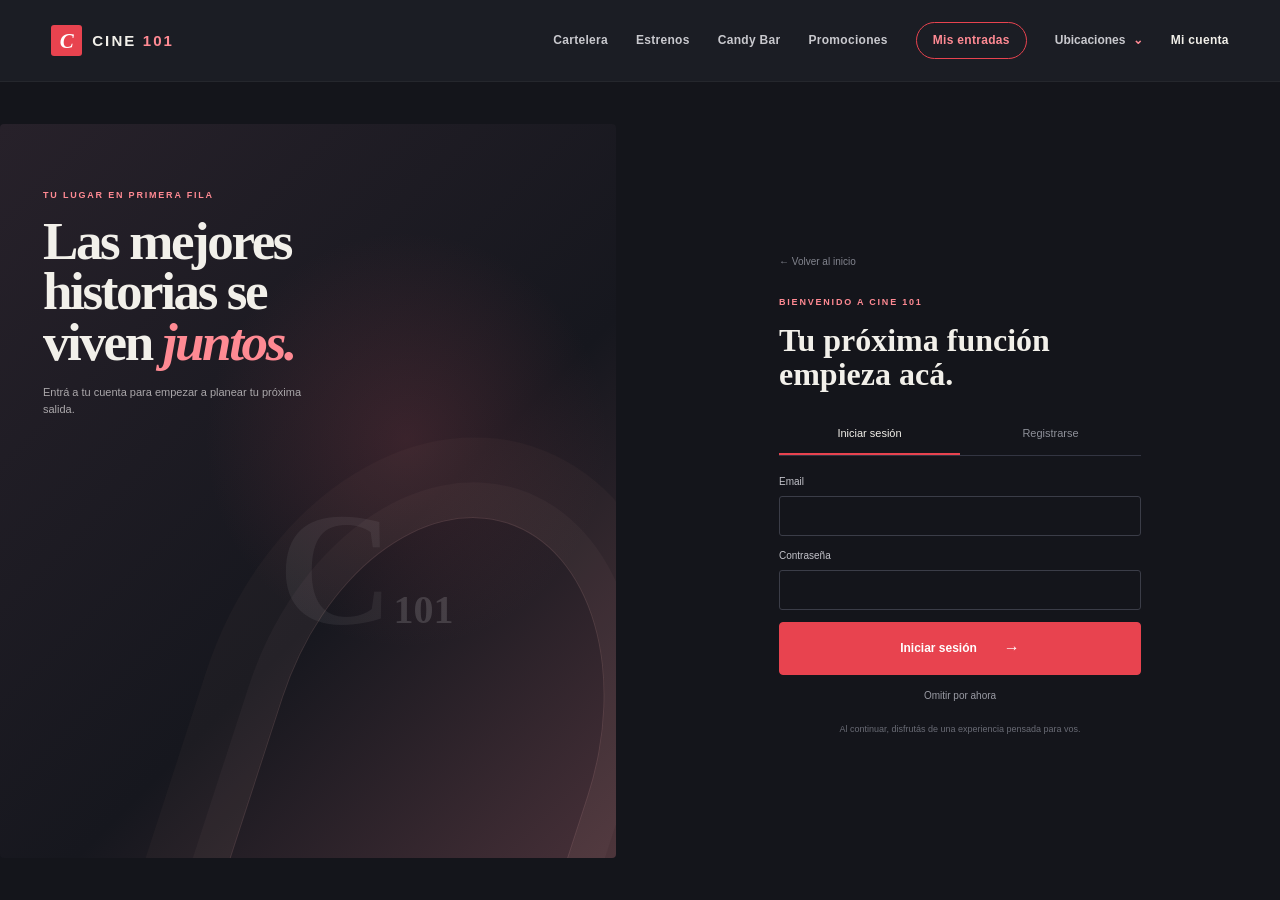
<file: html/ticket.html>
<!doctype html>
<html lang="es">
  <head>
    <meta charset="utf-8" />
    <meta name="viewport" content="width=device-width, initial-scale=1" />
    <title>Tu entrada — Cine 101</title>
    <link rel="stylesheet" href="../css/style.css" />
    <script src="../js/reglas.js" defer></script>
    <script src="../js/script.js" defer></script>
  </head>
  <body data-page="ticket">
    <header class="site-header">
      <a class="brand" href="../index.html">
        <span class="brand-mark">C</span>
        <span>CINE <b>101</b></span>
      </a>

      <nav class="main-nav">
        <a href="../index.html#cartelera">Cartelera</a>
        <a href="../index.html#estrenos">Estrenos</a>
        <a href="candybar.html">Candy Bar</a>
        <a href="../index.html#promociones">Promociones</a>

        <a class="nav-tickets" href="mis-entradas.html">Mis entradas</a>

        <div class="location-wrap">
          <button class="nav-location" type="button" aria-expanded="false">
            Ubicaciones <span class="chevron">⌄</span>
          </button>
          <div class="location-panel">
            <input type="search" placeholder="Buscar cine…" aria-label="Buscar cine" />
            <div class="location-results"></div>
          </div>
        </div>

        <div class="account-slot"></div>
      </nav>
    </header>

    <main class="page-width inner-page ticket-page">
      <div class="ticket-intro">
        <span class="success-icon">✓</span>
        <p class="eyebrow">COMPRA CONFIRMADA</p>
        <h1>Nos vemos <em>en el cine.</em></h1>
        <p>Tu entrada está lista. Guardá este comprobante para el día de la función.</p>
      </div>

      <article class="ticket-card">
        <div class="ticket-main">
          <div class="ticket-topline">
            <span class="ticket-brand">CINE <b>101</b></span>
            <span class="ticket-status">✓ CONFIRMADA</span>
          </div>

          <div class="ticket-movie">
            <p class="eyebrow">TU FUNCIÓN</p>
            <h2 id="ticket-movie">—</h2>
          </div>

          <div class="ticket-detail-grid" id="ticket-details"></div>
          <div class="ticket-seats" id="ticket-seats"></div>
          <div class="ticket-combos" id="ticket-combos"></div>

          <div class="ticket-grand">
            <span>Total pagado</span>
            <strong id="ticket-total">$0</strong>
          </div>

          <div class="reservation-code">
            <span>CÓDIGO DE RESERVA</span>
            <strong id="reservation-code">—</strong>
          </div>
        </div>

        <div class="ticket-stub">
          <div class="stub-perforation"></div>
          <p class="eyebrow">PRESENTÁ EN EL CINE</p>
          <div class="qr-wrap">
            <img src="https://api.qrserver.com/v1/create-qr-code/?size=220x220&data=CINE101-A3F9C2D8" alt="Código QR" />
            <div class="qr-fallback">QR no disponible</div>
          </div>
          <button class="button" id="back-home">Volver al inicio</button>
        </div>
      </article>

      <section id="claim-box" class="notice claim-box hidden">
        <p id="claim-text"></p>
        <button class="button" id="claim-btn">Reclamar puntos <span>→</span></button>
      </section>
    </main>
  </body>
</html>
</file>
<file: css/style.css>
:root{
--bg:#14151b;
--alt:#1c1e26;
--card:#22242e;
--accent:#e8434f;
--soft:#ff8a93;
--text:#f2f0ea;
--dim:#a6a8b3;
--border:#333542;
--gold:#dfb96c;
--body:'Segoe UI',Arial,sans-serif;
--title:Georgia,'Times New Roman',serif}
*{
box-sizing:border-box}
html{
scroll-behavior:smooth;
scroll-padding-top:94px}
body{
margin:0;
background:var(--bg);
color:var(--text);
font-family:var(--body);
font-size:16px;
line-height:1.55}
button,input{
font:inherit}
button,a{
-webkit-tap-highlight-color:transparent}
a{
color:inherit;
text-decoration:none}
button{
color:inherit}
.site-header{
height:82px;
background:rgba(28,30,38,.97);
border-bottom:1px solid rgba(255,255,255,.045);
display:flex;
align-items:center;
justify-content:space-between;
padding:0 max(calc((100vw - 1400px)/2),4vw);
position:sticky;
top:0;
z-index:50;
backdrop-filter:blur(16px)}
.brand{
display:inline-flex;
align-items:center;
gap:10px;
font-size:15px;
font-weight:700;
letter-spacing:.14em;
white-space:nowrap}
.brand b{
color:var(--soft)}
.brand-mark{
width:31px;
height:31px;
display:grid;
place-items:center;
background:var(--accent);
color:white;
border-radius:3px;
font-family:var(--title);
font-size:21px;
letter-spacing:0;
font-style:italic}
.main-nav{
height:100%;
display:flex;
align-items:center;
gap:28px;
font-size:12px;
font-weight:600;
color:#c9c9ce;
letter-spacing:.025em}
.main-nav>a,.nav-location{
transition:color .2s}
.main-nav>a:hover,.nav-location:hover{
color:white}
.nav-location{
padding:0;
background:none;
border:0;
cursor:pointer;
font-size:12px;
font-weight:600;
color:#c9c9ce}
.chevron{
color:var(--soft);
padding-left:4px}
.location-wrap{
height:100%;
display:flex;
align-items:center;
position:relative}
.location-panel{
display:none;
position:absolute;
top:66px;
right:-95px;
width:270px;
background:#242630;
border:1px solid var(--border);
border-radius:5px;
padding:15px;
box-shadow:0 18px 50px #0009}
.location-wrap.open .location-panel{
display:block}
.location-panel input{
width:100%;
background:#17181f;
border:1px solid var(--border);
color:var(--text);
padding:10px 11px;
border-radius:3px;
outline:0;
margin-bottom:9px}
.location-panel input:focus{
border-color:var(--soft)}
.location-results{
display:grid}
.location-option{
padding:9px 7px;
border:0;
text-align:left;
background:transparent;
color:#d5d4d4;
cursor:pointer;
border-bottom:1px solid #ffffff0d;
font-size:12px}
.location-option:hover{
color:var(--soft)}
.account-slot{
display:flex;
align-items:center;
gap:11px;
white-space:nowrap}
.account-slot>a{
color:var(--text)}
.account-name{
color:var(--text);
font-size:12px}
.logout-link{
color:var(--dim)!important;
font-size:10px;
text-decoration:underline}
.page-width{
width:min(1320px,92vw);
margin-inline:auto}
.hero{
min-height:max(600px,calc(100vh - 82px));
position:relative;
overflow:hidden;
display:flex;
align-items:center;
padding:70px max(calc((100vw - 1120px)/2),8vw);
background:radial-gradient(ellipse at 74% 41%,#863f493d 0,#43303a24 22%,transparent 53%),linear-gradient(90deg,#14151b 4%,#14151be8 38%,#14151b22 100%),linear-gradient(145deg,#27232a,#11131a 57%,#532e36)}
.hero:before,.hero:after{
content:'';
position:absolute;
pointer-events:none}
.hero:before{
width:470px;
height:610px;
right:16%;
top:-35px;
border-radius:50% 50% 0 0;
transform:rotate(11deg);
background:linear-gradient(145deg,#da80834a,#25212a99 45%,#d9445350);
filter:blur(1px);
opacity:.75}
.hero:after{
width:470px;
height:470px;
right:16%;
top:20px;
border:1px solid #f0b2a31b;
border-radius:50%;
box-shadow:0 0 0 35px #f0b2a308,0 0 0 90px #f0b2a305}
.hero-content{
position:relative;
z-index:2;
max-width:550px}
.eyebrow{
font-size:9px;
letter-spacing:.2em;
font-weight:700;
color:var(--soft);
margin:0 0 13px}
.live-dot{
display:inline-block;
width:6px;
height:6px;
border-radius:10px;
background:var(--accent);
margin-right:8px;
vertical-align:1px;
box-shadow:0 0 12px var(--accent)}
.hero-title-row{
display:flex;
align-items:flex-start;
gap:14px}
.rating{
margin-top:18px;
border:1px solid #ffffff75;
padding:4px 6px;
font-size:10px;
line-height:1}
.hero h1,.page-hero h1,.auth-art h1,.ticket-intro h1{
font-family:var(--title);
font-size:clamp(48px,6.2vw,82px);
line-height:.95;
letter-spacing:-.045em;
margin:0;
font-weight:600}
.hero h1 em,.page-hero h1 em,.auth-art h1 em,.ticket-intro h1 em{
color:var(--soft);
font-weight:600}
.hero-meta{
font-size:10px;
letter-spacing:.15em;
color:#d7d3d2;
margin:22px 0 4px}
.hero-meta i{
color:var(--soft);
font-style:normal;
padding:0 6px}
.hero-tagline{
font-family:var(--title);
font-size:18px;
font-style:italic;
color:#d2c7c4;
margin:6px 0 28px}
.button{
display:inline-flex;
align-items:center;
justify-content:center;
gap:27px;
background:var(--accent);
color:#fff;
border:1px solid var(--accent);
border-radius:4px;
padding:13px 17px;
font-weight:700;
font-size:12px;
cursor:pointer;
transition:background .2s,border-color .2s,transform .2s}
.button:hover{
background:#c93643;
border-color:#c93643;
transform:translateY(-1px)}
.button:disabled{
opacity:.4;
cursor:not-allowed;
transform:none}
.button span{
font-size:16px;
font-weight:400}
.hero-index{
position:absolute;
bottom:32px;
right:8%;
font-family:var(--title);
font-size:18px;
z-index:2}
.hero-index span{
color:#777;
margin:0 7px}
.hero-stamp{
position:absolute;
right:9%;
bottom:115px;
font-size:9px;
line-height:1.5;
letter-spacing:.22em;
color:#ffffff7a;
z-index:2;
transform:rotate(-8deg);
border:1px solid #ffffff36;
border-radius:50%;
width:88px;
height:88px;
display:grid;
place-content:center;
text-align:center}
.section{
padding:80px 0 26px}
.section-heading{
display:flex;
align-items:end;
justify-content:space-between;
margin-bottom:25px}
.section-heading h2,.summary-card h2,.checkout-card h2,.payment-card h2{
font-family:var(--title);
font-size:34px;
line-height:1.1;
font-weight:600;
margin:0;
letter-spacing:-.02em}
.section-heading .eyebrow{
margin-bottom:8px}
.text-link{
color:var(--soft);
font-size:11px;
font-weight:600}
.text-link span{
padding-left:7px}
.movie-grid{
display:grid;
grid-template-columns:repeat(4,1fr);
gap:22px}
.movie-card{
min-width:0}
.poster{
height:280px;
border:1px solid #ffffff16;
border-radius:4px;
position:relative;
overflow:hidden;
display:flex;
flex-direction:column;
align-items:center;
justify-content:center;
text-align:center;
isolation:isolate;
box-shadow:0 10px 25px #0003;
transition:transform .25s}
.movie-card:hover .poster{
transform:translateY(-4px)}
.poster:before,.poster:after{
content:'';
position:absolute;
inset:0;
z-index:-1}
.poster:after{
opacity:.48;
mix-blend-mode:soft-light;
background:linear-gradient(140deg,transparent,#fff4 50%,transparent 52%)}
.poster-kicker{
font-size:7px;
letter-spacing:.28em;
margin-bottom:7px;
color:#f1e8d3}
.poster strong{
font-family:var(--title);
font-weight:700;
font-size:37px;
line-height:.9;
letter-spacing:-.05em;
text-shadow:0 3px 14px #0009}
.poster small{
font-size:7px;
letter-spacing:.2em;
margin-top:10px;
color:#eee1d0}
.poster-wicked{
background:radial-gradient(ellipse at 49% 34%,#a6a969 0,#526342 26%,#22372f 59%,#111b1b)}
.poster-wicked strong{
color:#e8dca5}
.poster-orb{
position:absolute;
top:53px;
right:39px;
color:#e5c769;
font-size:21px}
.poster-redone{
background:radial-gradient(ellipse at 50% 43%,#b64d32 0,#782a25 42%,#261a20 100%)}
.poster-redone strong{
font-size:49px;
color:#f2e7c6}
.poster-spark{
position:absolute;
bottom:38px;
color:#e7bf74;
font-size:31px}
.poster-smile{
background:radial-gradient(ellipse at 50% 36%,#b48c78 0,#574137 32%,#241d22 70%,#13151a)}
.poster-smile strong{
font-size:48px;
color:#eaded0}
.poster-smile strong i{
color:#db746f;
font-style:normal}
.poster-eye{
position:absolute;
bottom:28px;
font-size:70px;
color:#d5a48b;
opacity:.28}
.poster-sonrie{
background:radial-gradient(ellipse at 50% 39%,#d3b266 0,#866537 35%,#443222 70%,#211c1b)}
.poster-sonrie strong{
font-size:40px;
color:#f2e4b1}
.poster-face{
position:absolute;
bottom:20px;
font-size:77px;
color:#f0d590;
opacity:.42}
.movie-info{
padding:13px 1px 0;
display:flex;
justify-content:space-between;
align-items:center}
.movie-info h3,.mini-card h3{
font-family:var(--title);
font-size:17px;
margin:0;
font-weight:600}
.movie-info p{
margin:3px 0 0;
color:var(--dim);
font-size:10px}
.movie-info p span{
color:#747680;
padding-left:5px}
.icon-buy{
border:1px solid #ffffff24;
border-radius:50%;
width:31px;
height:31px;
background:transparent;
cursor:pointer;
color:var(--soft);
font-size:16px;
transition:.2s}
.icon-buy:hover{
background:var(--accent);
border-color:var(--accent);
color:white}
.section-note{
color:#7e8089;
font-size:11px}
.mini-grid{
display:grid;
grid-template-columns:repeat(3,1fr);
gap:14px}
.mini-card{
border:1px solid var(--border);
border-radius:4px;
background:var(--card);
display:flex;
align-items:center;
gap:14px;
padding:12px 14px;
position:relative;
overflow:hidden;
min-height:90px}
.mini-art{
width:55px;
height:62px;
flex:none;
display:grid;
place-items:center;
font-family:var(--title);
font-size:31px;
color:#f4eac2;
position:relative;
border-radius:2px}
.mini-art span{
position:absolute;
font-size:15px;
right:5px;
top:1px;
color:var(--soft)}
.art-mufasa{
background:linear-gradient(145deg,#dbad57,#633924)}
.art-paddington{
background:linear-gradient(145deg,#416da0,#25395b)}
.art-avatar{
background:linear-gradient(145deg,#65b8ba,#17495d)}
.mini-card h3{
font-size:14px}
.mini-card p{
font-size:10px;
color:var(--soft);
margin:4px 0 0}
.mini-arrow{
position:absolute;
right:14px;
top:12px;
color:#6f717a}
.promo-band{
background:#1b1d25;
margin-top:84px;
padding:64px 0 76px;
border-block:1px solid #ffffff08}
.promo-grid{
display:grid;
grid-template-columns:repeat(3,1fr);
gap:14px}
.promo-card{
min-height:170px;
border:1px solid var(--border);
border-radius:4px;
padding:22px;
position:relative;
overflow:hidden;
background:#22242e}
.promo-card:after{
content:'';
position:absolute;
right:-50px;
bottom:-80px;
width:190px;
height:190px;
border-radius:50%;
background:var(--glow);
opacity:.12;
filter:blur(15px)}
.promo-red{
--glow:#e8434f}
.promo-gold{
--glow:#ddbb68}
.promo-blue{
--glow:#6fa3cc}
.promo-number{
color:#686a74;
font-size:9px;
letter-spacing:.12em}
.promo-icon{
position:absolute;
right:21px;
top:17px;
font-size:32px;
color:var(--glow)}
.promo-card h3{
font-family:var(--title);
font-size:21px;
margin:28px 0 4px}
.promo-card p{
font-size:11px;
color:var(--dim);
margin:0}
.site-footer{
background:#1c1e26;
border-top:1px solid #ffffff0a;
margin-top:66px}
.footer-inner{
min-height:118px;
display:flex;
align-items:center;
justify-content:space-between;
gap:30px}
.footer-inner>p{
font-family:var(--title);
font-size:14px;
color:#dedbd4;
margin:0}
.footer-inner>p span{
font:10px var(--body);
color:#82848e}
.footer-meta{
display:grid;
text-align:right;
gap:4px;
font-size:9px;
color:#82848e}
.inner-page{
padding-top:38px;
padding-bottom:50px;
min-height:calc(100vh - 260px)}
.page-hero{
padding:21px 0 35px}
.page-hero .back-link,.back-link{
display:inline-block;
color:#82848e;
font-size:10px;
margin-bottom:24px}
.back-link:hover{
color:var(--soft)}
.page-hero .eyebrow{
margin-bottom:10px}
.page-hero h1{
font-size:54px}
.page-hero>p:not(.eyebrow){
color:var(--dim);
font-size:12px;
margin-top:11px}
.page-hero.compact{
padding-bottom:22px}
.page-hero.compact .back-link{
margin-bottom:20px}
.page-hero.compact h1{
font-size:45px}
.builder-layout{
display:grid;
grid-template-columns:1fr 360px;
gap:26px;
align-items:start}
.product-list{
display:grid;
grid-template-columns:1fr 1fr;
gap:11px}
.product-row{
background:var(--card);
border:1px solid var(--border);
border-radius:4px;
display:flex;
align-items:center;
padding:14px;
gap:12px}
.product-icon{
width:43px;
height:43px;
display:grid;
place-items:center;
background:#2c2d37;
border-radius:3px;
font-size:21px;
color:var(--soft)}
.product-copy{
flex:1}
.product-copy h3{
font-family:var(--title);
font-size:15px;
margin:0}
.product-copy p{
color:var(--soft);
font-size:11px;
margin:3px 0 0}
.quantity{
width:65px;
background:#17181e;
color:var(--text);
border:1px solid var(--border);
border-radius:3px;
padding:8px;
text-align:center}
.total-card,.checkout-card{
background:#22242e;
border:1px solid var(--border);
border-radius:4px;
padding:22px;
position:sticky;
top:102px}
.total-count{
display:flex;
align-items:baseline;
gap:8px;
margin:4px 0 16px}
.total-count strong{
font-family:var(--title);
font-size:42px}
.total-count span{
font-size:10px;
color:var(--dim)}
.combo-preview{
font-size:11px;
color:var(--dim);
min-height:71px;
border-block:1px solid var(--border);
padding:13px 0}
.preview-row{
display:flex;
justify-content:space-between;
padding:2px 0}
.total-line,.grand-total{
display:flex;
justify-content:space-between;
align-items:center;
padding:15px 0 17px}
.total-line span,.grand-total span{
font-size:11px;
color:var(--dim)}
.total-line strong{
font-family:var(--title);
font-size:22px}
.full-button{
width:100%}
.feedback{
min-height:17px;
color:#94cba7;
font-size:10px;
margin:9px 0 0}
.button-secondary{
background:transparent;
border-color:#5d3038;
color:#f0b2b5}
.button-secondary:hover{
background:#352329;
border-color:#9e414a}
.saved-combos{
padding-top:50px}
.saved-combo-grid{
display:flex;
gap:12px;
flex-wrap:wrap}
.saved-combo{
border:1px solid var(--border);
background:var(--card);
border-radius:4px;
padding:14px 17px;
min-width:200px}
.saved-combo strong{
font-family:var(--title);
font-size:15px}
.saved-combo p{
font-size:10px;
color:var(--dim);
margin:5px 0}
.saved-combo b{
font-size:12px;
color:var(--soft)}
.hidden{
display:none!important}
.steps{
display:grid;
gap:19px}
.step-block{
background:#1a1b22;
border:1px solid var(--border);
border-radius:4px;
padding:21px 23px;
transition:opacity .2s}
.step-block.locked{
opacity:.42;
pointer-events:none}
.step-title{
display:flex;
align-items:center;
gap:13px;
margin-bottom:17px}
.step-number{
width:34px;
height:34px;
border:1px solid #5e343a;
border-radius:50%;
display:grid;
place-items:center;
color:var(--soft);
font-size:10px}
.step-title .eyebrow{
margin-bottom:2px}
.step-title h2{
font-family:var(--title);
font-size:22px;
margin:0;
font-weight:600}
.cinema-grid{
display:grid;
grid-template-columns:repeat(3,1fr);
gap:11px}
.cinema-card{
background:var(--card);
border:1px solid var(--border);
border-radius:4px;
padding:14px;
text-align:left;
cursor:pointer;
transition:.2s}
.cinema-card:hover,.cinema-card.selected{
border-color:var(--accent);
background:#29232b}
.cinema-card strong{
display:block;
font-family:var(--title);
font-size:15px}
.cinema-card span{
display:block;
color:var(--dim);
font-size:10px;
margin-top:5px}
.cinema-card .cinema-symbol{
float:right;
color:var(--soft);
margin:0;
font-size:17px}
.time-grid{
display:flex;
gap:9px}
.time-button{
background:#252630;
border:1px solid var(--border);
border-radius:3px;
padding:10px 22px;
cursor:pointer;
font-size:13px}
.time-button:hover,.time-button.selected{
border-color:var(--accent);
color:var(--soft);
background:#30232a}
.seat-layout{
background:#20212a;
border:1px solid var(--border);
padding:23px 24px 18px;
border-radius:4px}
.screen-label{
display:flex;
align-items:center;
justify-content:center;
gap:13px;
color:#757781;
letter-spacing:.23em;
font-size:8px;
margin-bottom:25px}
.screen-label span{
height:1px;
background:#4c4e59;
width:25%}
.seat-map{
display:flex;
justify-content:center;
align-items:flex-start;
gap:36px}
.seat-block{
display:grid;
grid-template-columns:repeat(var(--cols),28px);
gap:7px}
.seat{
display:block;
width:19px;
height:16px;
border:1px solid #787b87;
border-radius:4px 4px 2px 2px;
background:#242630;
position:relative}
.seat:after{
content:'';
position:absolute;
left:2px;
right:2px;
bottom:-3px;
height:2px;
background:inherit;
border-radius:2px}
.seat-button{
width:28px;
height:24px;
padding:3px;
border:0;
background:transparent;
cursor:pointer;
display:grid;
place-items:center}
.seat-button .seat{
width:18px;
height:14px}
.seat-button:hover .seat,.seat.selected{
background:var(--accent);
border-color:var(--accent)}
.seat.occupied{
background:#5a5c66;
border-color:#5a5c66}
.seat-legend{
display:flex;
justify-content:center;
gap:22px;
margin-top:25px;
color:#999ba4;
font-size:9px}
.seat-legend span{
display:flex;
align-items:center;
gap:7px}
.seat-legend .seat{
width:14px;
height:12px}
.seat-bottom{
display:flex;
align-items:center;
justify-content:space-between;
padding-top:15px}
.seat-counter{
font-size:12px;
color:#d5d2cd;
margin:0}
.seat-bottom .button{
padding:10px 17px}
.context-pill{
display:inline-block;
background:#262730;
border:1px solid var(--border);
border-radius:20px;
color:var(--soft);
padding:5px 11px;
font-size:10px;
margin-top:14px}
.summary-layout{
display:grid;
grid-template-columns:1fr 360px;
gap:26px;
align-items:start}
.summary-main{
display:grid;
gap:15px}
.summary-card{
background:#1a1b22;
border:1px solid var(--border);
border-radius:4px;
padding:21px}
.summary-card-head{
display:flex;
align-items:center;
justify-content:space-between}
.summary-card h2{
font-size:25px}
.summary-chip{
border:1px solid #654048;
color:var(--soft);
font-size:8px;
letter-spacing:.16em;
padding:5px 7px}
.order-details{
display:grid;
grid-template-columns:repeat(3,1fr);
margin-top:19px;
padding-top:15px;
border-top:1px solid var(--border);
gap:12px}
.detail-item span{
display:block;
font-size:8px;
color:#777984;
letter-spacing:.12em;
text-transform:uppercase}
.detail-item strong{
font-size:11px;
display:block;
margin-top:4px}
.detail-item.full{
grid-column:1/-1}
.muted{
font-size:10px;
color:var(--dim);
margin:10px 0 15px}
.candy-spark{
color:var(--gold);
font-size:25px}
.combo-options{
display:grid;
gap:8px}
.combo-option{
display:flex;
align-items:center;
gap:10px;
background:var(--card);
border:1px solid var(--border);
border-radius:3px;
padding:11px}
.combo-option input{
accent-color:var(--accent)}
.combo-option-copy{
flex:1}
.combo-option-copy strong{
font-size:11px;
display:block}
.combo-option-copy span{
font-size:9px;
color:var(--dim)}
.combo-price{
font-size:11px;
text-align:right;
white-space:nowrap}
.combo-price del{
color:#82838a;
display:block;
font-size:9px}
.discount-tag{
color:#94cba7;
font-size:8px;
letter-spacing:.08em}
.no-combos{
color:#898b95;
font-size:10px;
background:#22242e;
padding:14px;
border-radius:3px}
.summary-actions{
display:flex;
align-items:center;
justify-content:space-between;
margin-top:13px}
.summary-actions .button{
font-size:10px;
padding:10px 12px;
gap:9px}
.skip-combo{
border:0;
background:transparent;
color:#a4a6af;
font-size:10px;
cursor:pointer}
.skip-combo:hover{
color:var(--soft)}
.checkout-card h2{
font-size:24px;
margin-bottom:20px}
.checkout-lines{
border-block:1px solid var(--border);
padding:9px 0}
.checkout-lines>div{
display:flex;
justify-content:space-between;
padding:7px 0;
font-size:10px;
color:var(--dim)}
.checkout-lines strong{
color:var(--text)}
.grand-total{
padding:16px 0}
.grand-total strong{
font-family:var(--title);
font-size:27px;
color:var(--text)}
.secure-note{
font-size:9px;
color:#858792;
text-align:center;
margin:13px 0 0}
.payment-layout{
display:grid;
grid-template-columns:1.2fr .8fr;
gap:22px;
max-width:1100px}
.payment-card{
background:#1a1b22;
border:1px solid var(--border);
border-radius:4px;
padding:24px}
.payment-head{
display:flex;
align-items:center;
justify-content:space-between;
margin-bottom:21px}
.payment-head h2{
font-size:24px}
.card-symbol{
color:var(--soft);
font-size:27px}
.payment-form{
display:grid;
gap:13px}
.payment-form label,.auth-form label{
display:grid;
gap:6px;
font-size:10px;
color:#c3c3ca}
.payment-form input,.auth-form input{
background:#14151b;
border:1px solid #3b3d48;
border-radius:3px;
padding:11px 12px;
color:var(--text);
outline:0;
font-size:12px}
.payment-form input:focus,.auth-form input:focus{
border-color:#b85a65}
.payment-form input::placeholder{
color:#62646f}
.field-row{
display:grid;
grid-template-columns:1fr 1fr;
gap:11px}
.payment-total{
position:relative;
min-height:300px}
.payment-amount{
font-family:var(--title);
font-size:43px;
margin:5px 0 20px}
.payment-includes{
display:flex;
gap:9px;
align-items:flex-start;
border-top:1px solid var(--border);
padding-top:16px}
.payment-includes span{
color:#96c9a5}
.payment-includes p{
font-size:10px;
color:var(--dim);
margin:0}
.payment-ticket-art{
position:absolute;
right:20px;
bottom:18px;
width:116px;
height:75px;
border:1px dashed #555660;
border-radius:4px;
display:grid;
place-content:center;
text-align:center;
transform:rotate(-7deg);
opacity:.7}
.payment-ticket-art span{
font-family:var(--title);
font-size:28px;
color:#e8b4ae;
line-height:1}
.payment-ticket-art small{
font-size:7px;
letter-spacing:.14em;
color:#9c9da6}
.ticket-page{
max-width:920px}
.ticket-intro{
text-align:center;
padding:17px 0 27px}
.success-icon{
width:36px;
height:36px;
border-radius:50%;
border:1px solid #76ae82;
color:#91c89c;
display:inline-grid;
place-items:center;
margin-bottom:13px}
.ticket-intro h1{
font-size:48px}
.ticket-intro>p:last-child{
color:var(--dim);
font-size:11px;
margin:10px 0 0}
.ticket-card{
display:grid;
grid-template-columns:1fr 255px;
background:#f1eee6;
color:#25232a;
border-radius:5px;
overflow:hidden;
box-shadow:0 20px 65px #0004}
.ticket-main{
padding:26px 30px}
.ticket-topline{
display:flex;
align-items:center;
justify-content:space-between;
border-bottom:1px solid #d7d2c9;
padding-bottom:15px}
.ticket-brand{
font-weight:700;
letter-spacing:.16em;
font-size:12px}
.ticket-brand b{
color:#b73c47}
.ticket-status{
font-size:8px;
letter-spacing:.13em;
color:#547e5e}
.ticket-movie{
padding:17px 0 13px}
.ticket-movie .eyebrow{
color:#a84952;
margin-bottom:5px}
.ticket-movie h2{
font-family:var(--title);
font-size:27px;
margin:0}
.ticket-detail-grid{
display:grid;
grid-template-columns:1fr 1fr;
gap:13px;
border-top:1px solid #d7d2c9;
padding:14px 0}
.ticket-detail span,.ticket-seats-label{
display:block;
font-size:8px;
letter-spacing:.12em;
color:#77747a;
text-transform:uppercase}
.ticket-detail strong{
display:block;
font-size:11px;
margin-top:3px}
.ticket-seats,.ticket-combos{
border-top:1px solid #d7d2c9;
padding:13px 0;
font-size:10px}
.ticket-seat-list{
color:#68666c;
font-size:9px;
margin-top:4px}
.ticket-combo{
margin-bottom:8px}
.ticket-combo-title{
font-weight:700}
.ticket-combo-items{
color:#68666c;
font-size:9px;
padding:3px 0}
.ticket-grand{
border-top:1px solid #d7d2c9;
padding:13px 0;
display:flex;
align-items:center;
justify-content:space-between}
.ticket-grand span{
font-size:10px;
color:#626067}
.ticket-grand strong{
font-family:var(--title);
font-size:22px}
.reservation-code{
border-top:1px dashed #aaa6a0;
padding-top:12px;
display:flex;
justify-content:space-between;
align-items:center}
.reservation-code span{
font-size:8px;
color:#77747a;
letter-spacing:.12em}
.reservation-code strong{
font-size:10px;
letter-spacing:.11em}
.ticket-stub{
background:#e3dfd6;
position:relative;
padding:34px 19px;
display:flex;
align-items:center;
flex-direction:column;
justify-content:center;
text-align:center}
.stub-perforation{
position:absolute;
left:-1px;
top:13px;
bottom:13px;
border-left:1px dashed #b1aca4}
.ticket-stub .eyebrow{
color:#77747a}
.qr-wrap{
width:140px;
height:140px;
background:white;
padding:9px;
margin:8px 0 13px;
position:relative}
.qr-wrap img{
width:100%;
height:100%;
object-fit:contain;
position:relative;
z-index:1}
.qr-fallback{
display:none;
position:absolute;
inset:9px;
background:#e9e7df;
color:#24232a;
font-family:monospace;
font-weight:bold;
letter-spacing:.08em;
font-size:13px;
place-content:center;
border:7px repeating-conic-gradient(#24232a 0 25%,#fff 0 50%) 0/12px 12px}
.qr-wrap img:not([src]),.qr-wrap img[src=""]{
display:none}
.qr-wrap img:not([src])+ .qr-fallback{
display:grid}
.stub-code{
font-family:monospace;
font-size:9px;
letter-spacing:.12em}
.ticket-stub small{
font-size:7px;
color:#77747a;
letter-spacing:.18em;
margin-top:13px}
.ticket-home{
display:flex;
margin:23px auto 0}
.auth-shell{
min-height:calc(100vh - 82px);
display:grid;
grid-template-columns:1fr 1fr;
max-width:1320px;
margin:auto;
padding:42px 0}
.auth-art{
margin:0 24px 0 0;
position:relative;
overflow:hidden;
border-radius:4px;
background:radial-gradient(ellipse at 66% 43%,#a245523f,transparent 35%),linear-gradient(135deg,#27212a,#16171e 60%,#473038);
min-height:570px}
.auth-art:before{
content:'';
position:absolute;
width:320px;
height:470px;
right:20px;
bottom:-125px;
border-radius:50% 50% 0 0;
border:1px solid #e8ada52c;
box-shadow:0 0 0 35px #e8ada50a,0 0 0 80px #e8ada508;
transform:rotate(18deg)}
.auth-art-copy{
position:absolute;
left:43px;
top:65px;
max-width:390px}
.auth-art h1{
font-size:53px}
.auth-art-copy>p:last-of-type{
font-size:11px;
color:#aaa7aa;
max-width:270px;
margin-top:17px}
.auth-art-mark{
position:absolute;
top:300px;
left:235px;
color:#ffffff10;
font-family:var(--title);
font-size:160px;
font-weight:bold;
line-height:1}
.auth-art-mark span{
font-size:40px;
color:#ffffff26}
.auth-card{
align-self:center;
max-width:410px;
padding:24px 24px 22px;
margin:auto;
width:100%}
.auth-card .back-link{
margin-bottom:27px}
.auth-card h2{
font-family:var(--title);
font-size:32px;
line-height:1.08;
font-weight:600;
margin:0 0 22px}
.tabs{
display:grid;
grid-template-columns:1fr 1fr;
border-bottom:1px solid var(--border);
margin-bottom:18px}
.tab{
border:0;
background:transparent;
color:#8e9099;
padding:11px;
cursor:pointer;
border-bottom:2px solid transparent;
font-size:11px}
.tab.active{
color:var(--text);
border-color:var(--accent)}
.auth-form{
display:grid;
gap:12px}
.auth-form .field-row{
gap:9px}
.auth-form .field-row input{
min-width:0}
.auth-form input{
padding:10px}
.skip-button{
border:0;
background:none;
color:#9a9ba4;
font-size:10px;
cursor:pointer}
.skip-button:hover{
color:var(--soft)}
.auth-fineprint{
font-size:9px;
color:#696b75;
text-align:center;
margin:18px 0 0}
.auth-shell~.site-footer{
margin-top:0}

/* Botones de día */
.day-button{display:grid;gap:2px;justify-items:center}
.day-button b{font-size:1.2rem}
.day-button .discount-tag{font-size:.7rem}
.time-button:disabled{opacity:.35;cursor:not-allowed}

/* Puntos, avisos y cumpleaños */
.points-pill{padding:4px 12px;border:1px solid var(--gold);border-radius:20px;color:var(--gold);font-size:13px;margin-right:10px}
.notice{margin-top:12px;padding:16px;background:var(--alt);border:1px solid var(--border);border-radius:12px;color:var(--dim);line-height:1.5}
.claim-box{display:flex;justify-content:space-between;align-items:center;gap:16px;max-width:900px;margin:24px auto 0}
.claim-box p{margin:0;color:var(--text)}
.birthday-banner{padding:22px;border:1px solid var(--gold);border-radius:14px;background:linear-gradient(135deg,#2b2616,var(--card))}
.birthday-banner h2{margin:0 0 6px;font-family:var(--title);color:var(--gold)}
.birthday-banner p{margin:0;color:var(--text)}
.points-box{display:grid;gap:6px;margin:14px 0}
.points-box label{display:grid;gap:6px}
.points-box input{padding:10px;background:var(--alt);color:var(--text);border:1px solid var(--border);border-radius:8px}
.points-box small{color:var(--dim)}
.saved-combo .button{margin-top:10px;width:100%}

/* Botón Mis entradas */
.main-nav>a.nav-tickets{padding:8px 16px;border:1px solid var(--accent);border-radius:20px;color:var(--soft)}
.main-nav>a.nav-tickets:hover{background:var(--accent);color:#fff}
</file>
<file: css/asientos.css>
/* Formato, verificaciones y aviso 4D */
.format-grid{display:grid;grid-template-columns:repeat(auto-fit,minmax(150px,1fr));gap:12px}
.format-btn{display:grid;gap:4px;padding:18px;text-align:left;background:var(--card);color:var(--text);border:1px solid var(--border);border-radius:12px;cursor:pointer;font-family:var(--body)}
.format-btn strong{font-family:var(--title);font-size:1.3rem}
.format-btn span{color:var(--dim)}
.format-btn.selected{border-color:var(--accent);box-shadow:0 0 0 1px var(--accent)}
.notice{margin-top:12px;padding:16px;background:var(--alt);border:1px solid var(--border);border-radius:12px;color:var(--dim);line-height:1.5}
.notice.ok{border-color:#94cba7;color:#94cba7}
.notice.bad{border-color:var(--soft);color:var(--soft)}
.notice label{display:grid;gap:6px;margin-top:10px;color:var(--text)}
.notice label.check{display:flex;align-items:flex-start;gap:10px}
.notice input[type=date]{padding:10px;background:var(--card);color:var(--text);border:1px solid var(--border);border-radius:8px}
</file>
<file: css/mis-entradas.css>
/* Historial de compras */
.purchase-list{display:grid;gap:16px}
.purchase-card{display:flex;justify-content:space-between;align-items:center;gap:20px;padding:22px;background:var(--card);border:1px solid var(--border);border-radius:14px}
.purchase-card.cancelada{opacity:.55}
.purchase-card h2{margin:8px 0 4px;font-family:var(--title)}
.purchase-card p{margin:2px 0;color:var(--dim)}
.purchase-card small{color:var(--dim)}
.purchase-actions{display:grid;gap:8px;min-width:200px;text-align:center}
.purchase-actions .button:disabled{opacity:.35;cursor:not-allowed}
@media(max-width:700px){.purchase-card{flex-direction:column;align-items:stretch}}
</file>
